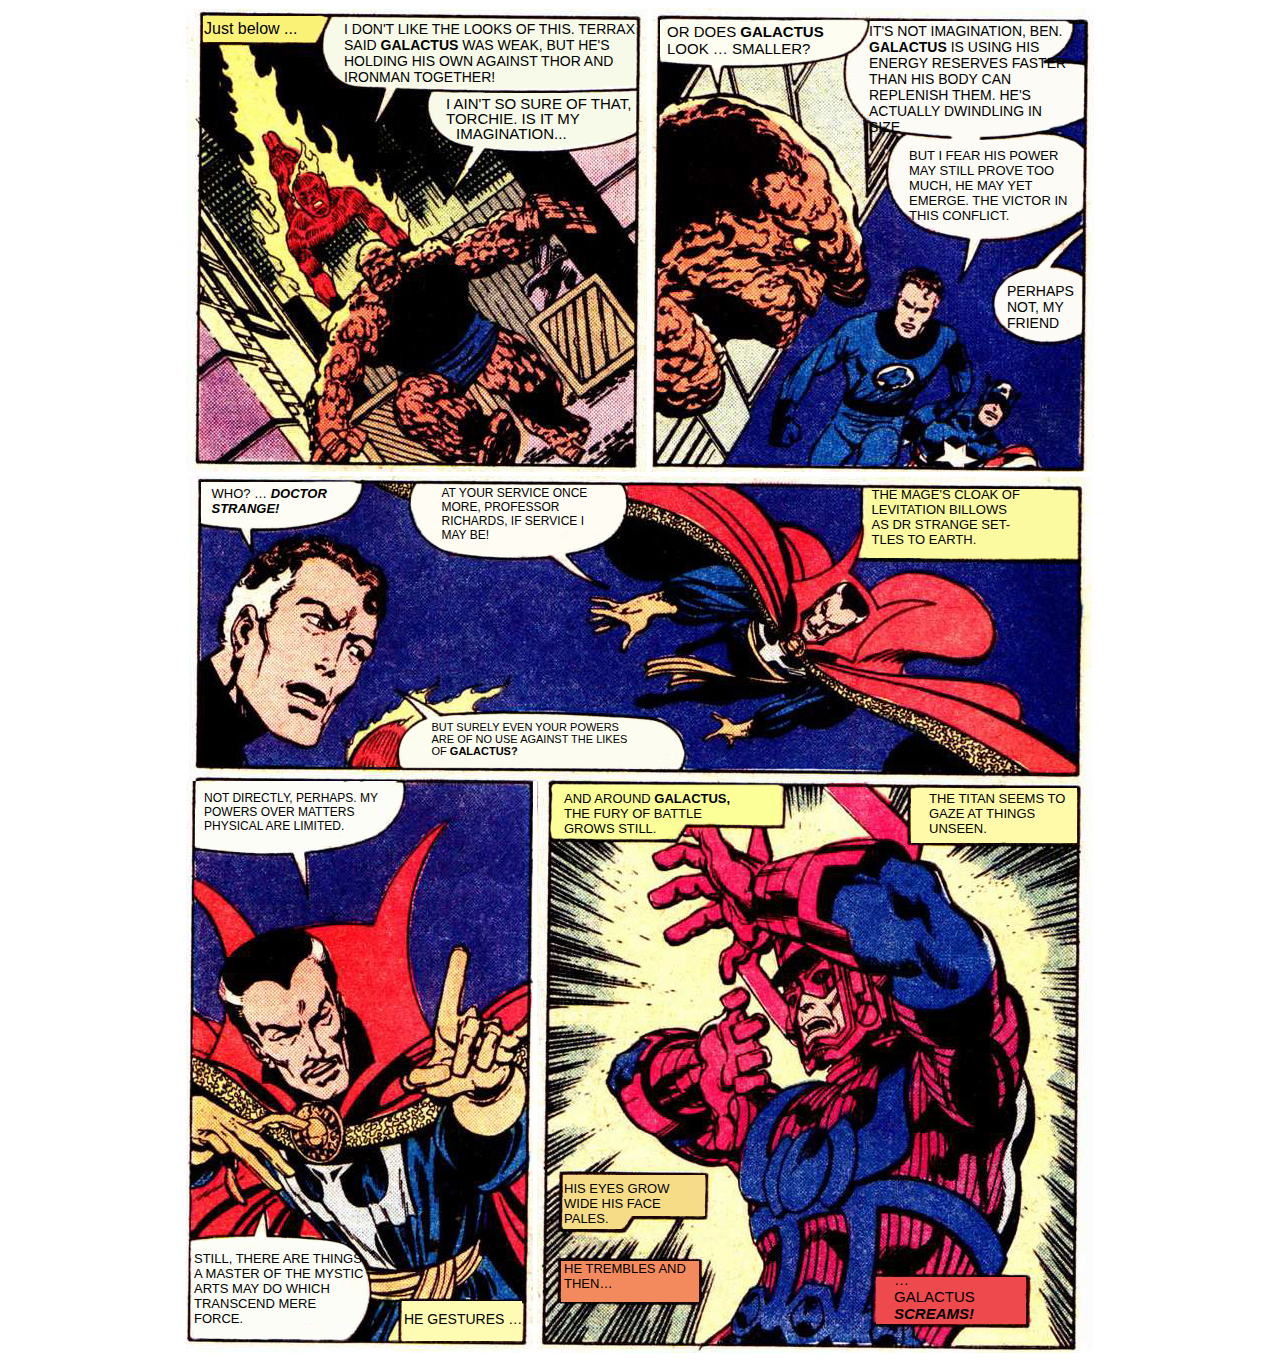
<file: html_week_1/comicPage/index.html>
<!DOCTYPE html>
<html>
<head lang="en">
        <meta charset="UTF-8">
        <title>
            Galactusbeatdown Comic
        </title>
        <link rel="stylesheet" href="index.css" >

</head>

<body>
    <div class="row">
        <img src="panel1.jpg" alt="The first panel of the comic page.">
        <img src="panel2.jpg" alt="The second panel of the comic page.">
        <span id="bubble1" class=""bubbles">
            Just below ...
        </span>
        <span id="bubble2" class="bubbles">
            I don't like the looks of this. Terrax said <strong>Galactus</strong> was weak,
            But He's holding his own against Thor and Ironman together!
        </span>

        <span id="bubble3" class="bubbles">
            I ain't so sure of that, Torchie. Is it my <div class = 'bump bump10'>imagination...</div>
        </span>
        <span id="bubble4" class="bubbles">
            Or does <strong>Galactus</strong> look &#8230; smaller?
        </span>
        <span id="bubble5" class="bubbles">
            It's not imagination, Ben. <strong>Galactus</strong> is
            using his energy reserves faster than his
            body can replenish them.
            He's actually dwindling
            in size
        </span>
        <span id="bubble6" class="bubbles">
            But I fear his power may still
            prove too much, he
            may yet emerge. The
            Victor in this
            conflict.
        </span>
        <span id="bubble7" class="bubbles">
            Perhaps
            not, my
            friend
        </span>
    </div>

    <div class="row" id="panel3">
        <img src="panel3.jpg" alt="The second row of the comic page.">

        <span id="bubble8" class="bubbles">
           Who? &#8230; <strong><i>Doctor Strange!</i></strong>
        </span>
        <span id="bubble9" class="bubbles">
            At Your Service Once
            More, Professor
            Richards, If Service
            I may be!
        </span>
        <span id="bubble10" class="bubbles">
            The Mage's cloak of
            Levitation billows as
            Dr Strange set-
            tles to earth.
        </span>
        <span id="bubble11" class="bubbles">
            But surely even your
            powers are of no use against
            the likes of <strong>Galactus?</strong>
        </span>
    </div>


    <div class="row" id="row3">
        <img src="panel4.jpg" alt="The fourth panel of the comic page">
        <img src="panel5.jpg" alt="The fith panel of the comic page">
        <span id="bubble12" class="bubbles">
            Not directly, perhaps.
            My powers over
            matters physical
            are limited.
        </span>
        <span id="bubble13" class="bubbles">
            And Around <strong>Galactus,</strong>
            The fury of battle
            grows still.
        </span>

        <span id="bubble14" class="bubbles">
            The titan seems
            to gaze at
            things unseen.
        </span>

        <span id="bubble15" class="bubbles">
            Still, there are
            things a master
            of the mystic
            arts may do which
            transcend mere
            force.
        </span>

        <span id="bubble16" class="bubbles">
            He gestures &#8230;
        </span>

        <span id="bubble17" class="bubbles">
            His eyes grow
            wide his face
            pales.
        </span>

        <span id="bubble18" class="bubbles">
            He trembles
            and then&#8230;
        </span>

        <span id="bubble19" class="bubbles">
            &#8230; Galactus
            <strong><i>Screams!</i></strong>
        </span>
    </div>

</body>
</html>
</file>
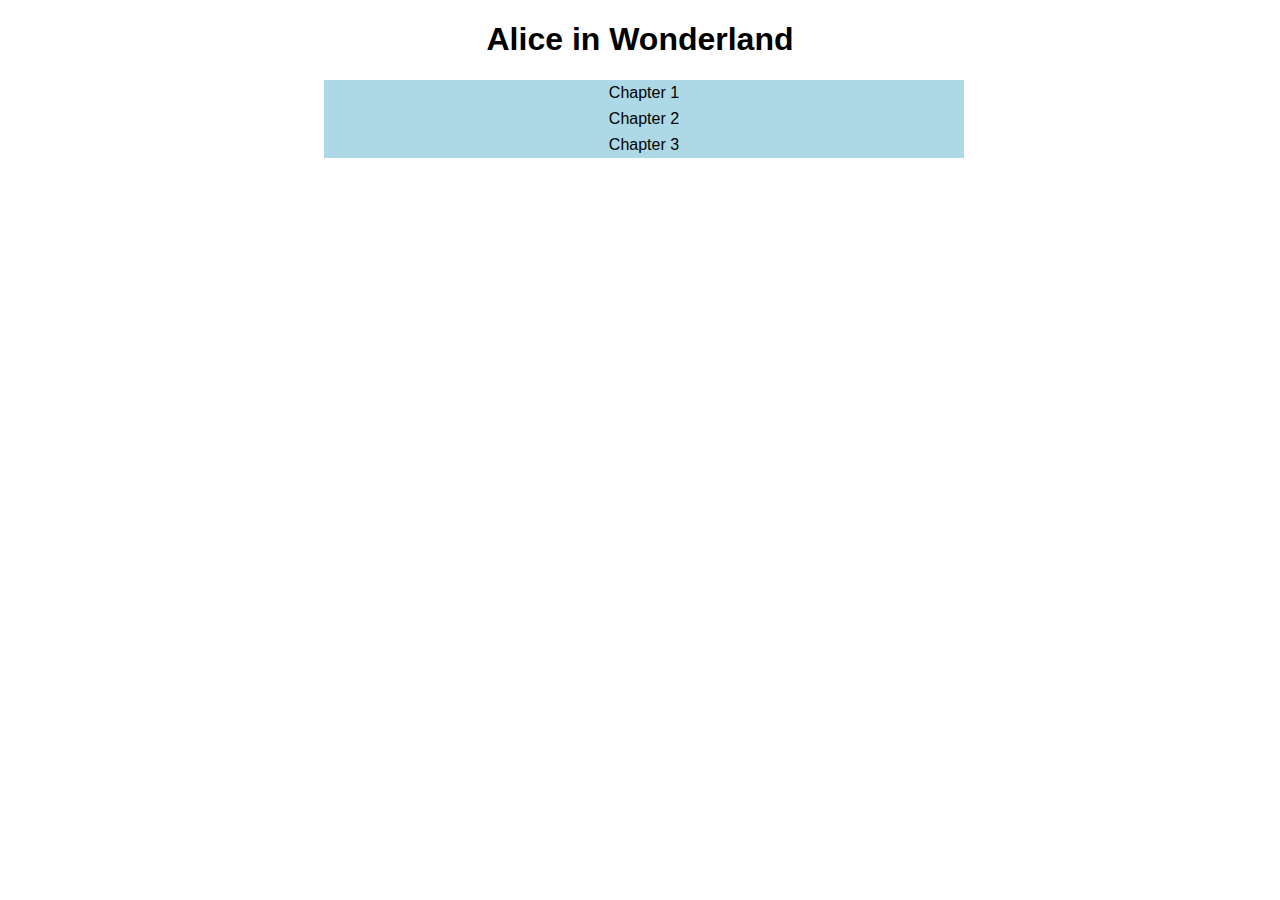
<file: html_week_1/markupChapter/index.html>
<!DOCTYPE html>
<html>
<head>
    <title>
        Alice In Wonderland
    </title>
    <link rel="stylesheet" href="toc.css">
</head>
<body>
<h1>
    Alice in Wonderland
</h1>

<ul>
    <li>
        <a href="chapter1.html">Chapter 1</a>
        <a href="chapter2.html">Chapter 2</a>
        <a href="chapter3.html">Chapter 3</a>
    </li>

</ul>
</body>
</html>
</file>
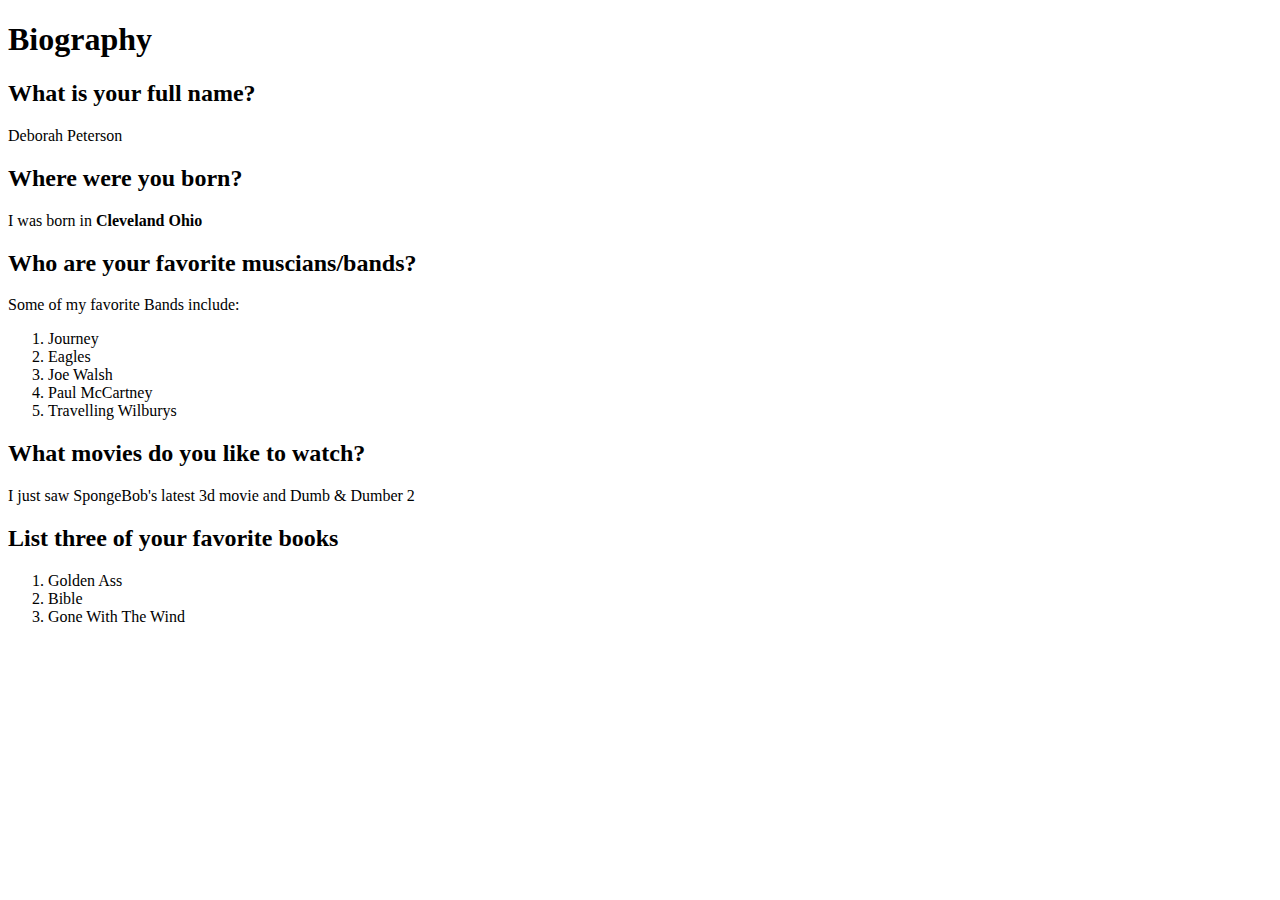
<file: html_week_1/Questionaire/index.html>
<!DOCTYPE html>
<html>
<head lang="en">
    <meta charset="UTF-8">
    <title>Questionaire</title>
</head>
<body>
    <h1> Biography
    </h1>
    <h2>
        What is your full name?
    </h2>
        <p> Deborah Peterson </p>
    <h2> Where were you born?</h2>
        <p>I was born in <strong> Cleveland Ohio</strong></p>
    <h2> Who are your favorite muscians/bands?</h2>
        <p>Some of my favorite Bands include:
            <ol> <li>Journey</li>
                 <li>Eagles</li>
                 <li>Joe Walsh</li>
                 <li>Paul McCartney</li>
                 <li>Travelling Wilburys </li>
            </ol>
    </p>
    <h2> What movies do you like to watch?</h2>
        <p> I just saw SpongeBob's latest 3d movie and Dumb & Dumber 2</p>
    <h2> List three of your favorite books </h2>
        <ol>
            <li>Golden Ass</li>
            <li>Bible</li>
            <li>Gone With The Wind</li>
        </ol>

</body>
</html>
</file>
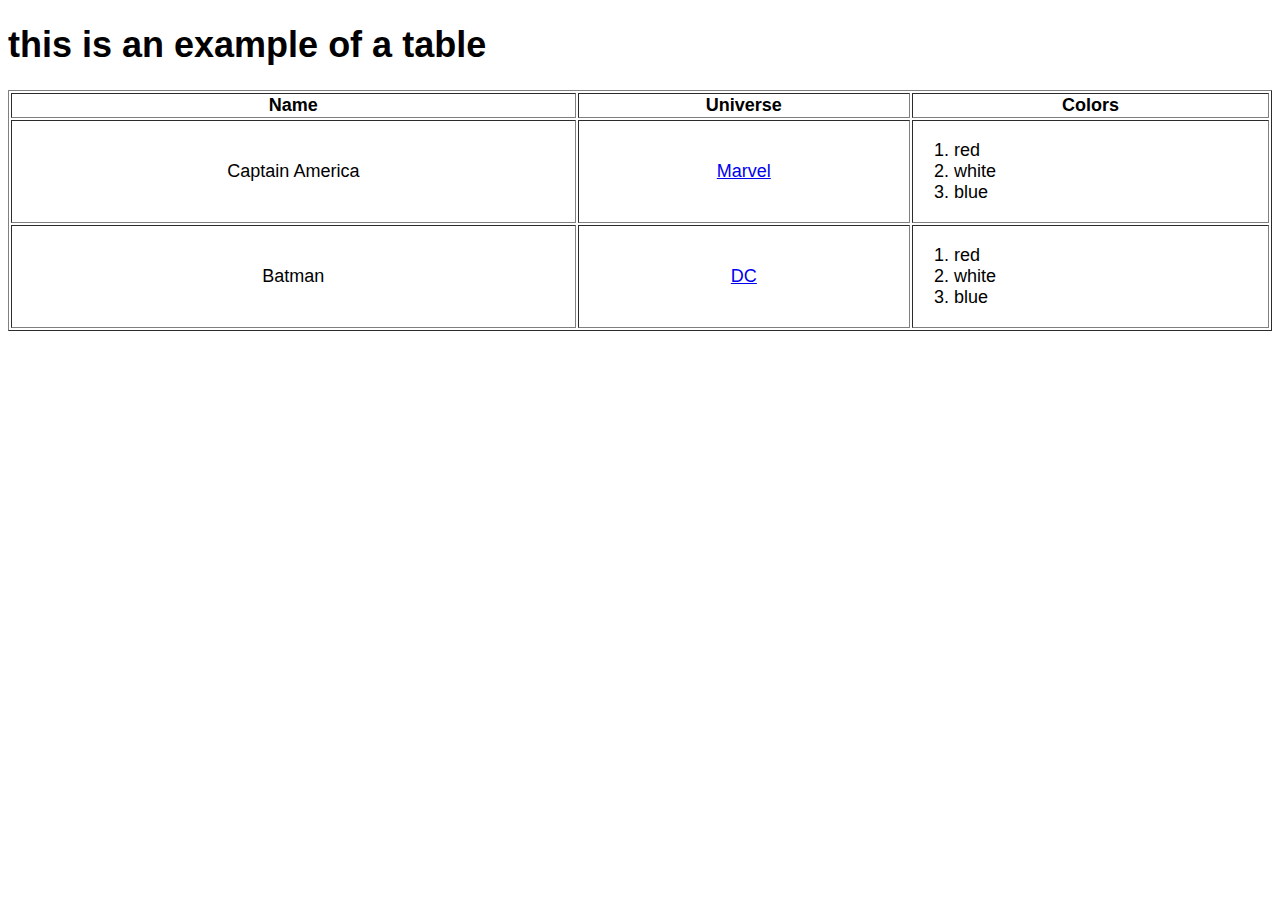
<file: html_week_1/Tables/index.html>
<!DOCTYPE html>
<html>
    <head>
        <title>
            A Table Example
        </title>
        <link rel="stylesheet" href="index.css" />
</head>
<body>
    <h1>
        this is an example of a table
    </h1>
        <table border="1" width="100%">
            <thead>
            <tr>
                <th>Name</th>
                <th>Universe</th>
                <th>Colors</th>
            </tr>
            </thead>
            <tbody>
                <tr>
                    <td align="center">
                        Captain America
                    </td>
                    <td align="center" >
                        <a href="http://www.marvel.com" target = "_blank">Marvel</a></td>
                    </td>
                    <td>
                        <ol>
                            <li>red</li>
                            <li>white</li>
                            <li>blue</li>
                        </ol>
                    </td>

                </tr>
                <td align="center">
                    Batman
                </td>
                <td align="center" >
                    <a href="http://www.DCcomics.com" target = "_blank">DC</a></td>
                </td>
                <td>
                    <ol>
                        <li>red</li>
                        <li>white</li>
                        <li>blue</li>
                    </ol>
                </td>
                </tbody>
        </table>

</body>
</html>
</file>
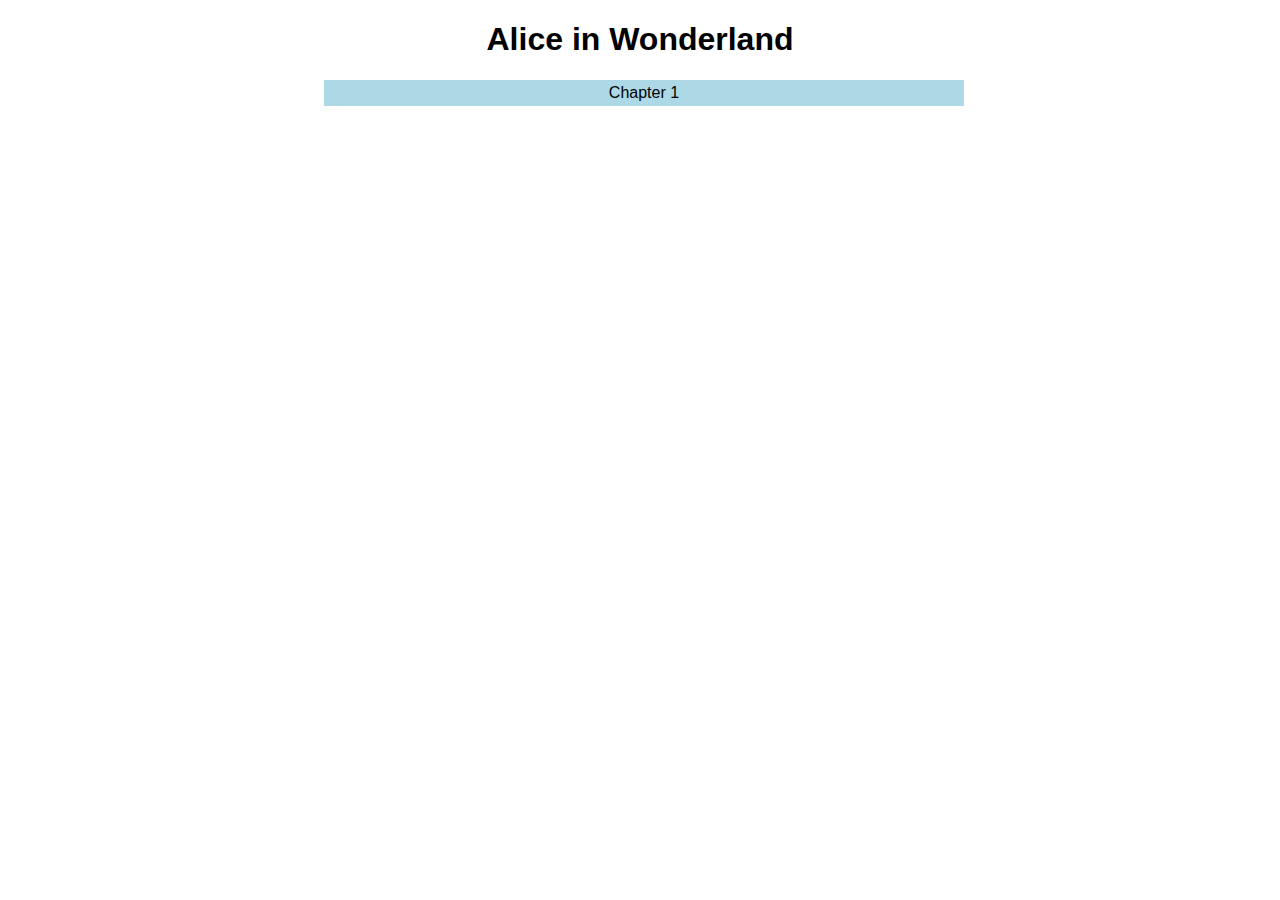
<file: html_week_1/work/markupChapter/index.html>
<!DOCTYPE html>
<html>
	<head>
		<title>
			Alice
		</title>
		<link rel="stylesheet" href="toc.css">
	</head>
	<body>
		<h1>
			Alice in Wonderland
		</h1>
		<ul>
			<li>
				<a href="chapter1.html">Chapter 1</a>
			</li>

		</ul>
	</body>
</html>
</file>
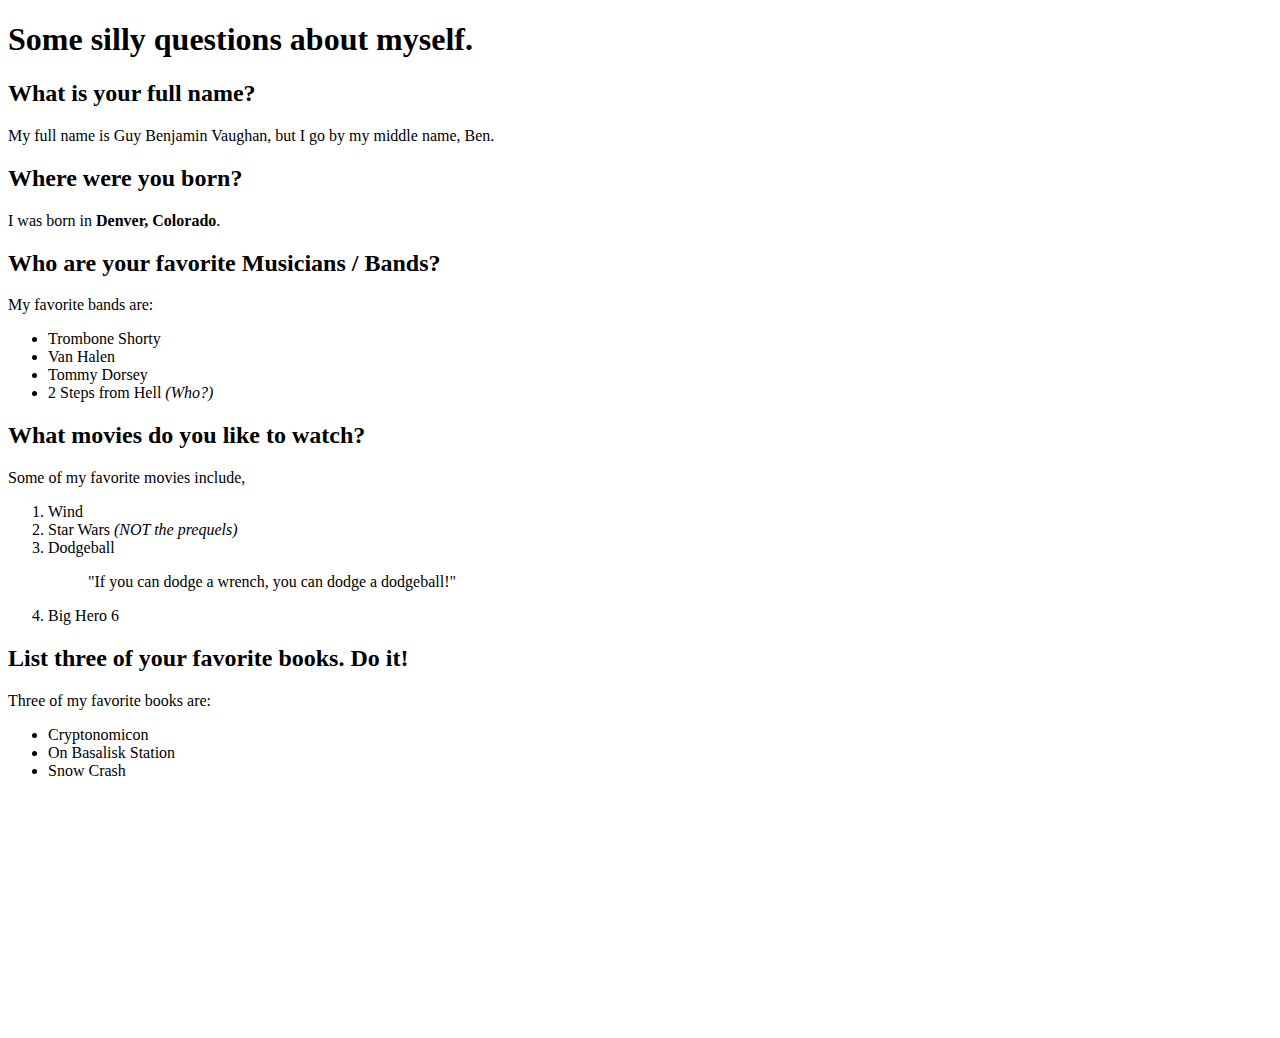
<file: html_week_1/work/Questionaire/index.html>
<!DOCTYPE html>
<html>
	<head>
		<title>
			My Little Questionaire
		</title>
	</head>
	<body>
		<h1>
			Some silly questions about myself.
		</h1>

		<h2>
			What is your full name?
		</h2>
		<p>
			My full name is Guy Benjamin Vaughan, but I go by my middle name, Ben.
		</p>
		<h2>
			Where were you born?
		</h2>
		<p>
			I was born in <strong>Denver, Colorado</strong>.
		</p>

		<h2>
			Who are your favorite Musicians / Bands?
		</h2>
		<p>
			My favorite bands are:
			<ul>
				<li>
					Trombone Shorty
				</li>
				<li>
					Van Halen
				</li>
				<li>
					Tommy Dorsey
				</li>
				<li>
					2 Steps from Hell <em>(Who?)</em>
				</li>
			</ul>
		</p>
		<h2>
			What movies do you like to watch?
		</h2>
		<p>
			Some of my favorite movies include,
			<ol>
				<li>
					Wind
				</li>
				<li>
					Star Wars <em>(NOT the prequels)</em>
				</li>
				<li>
					Dodgeball
					<blockquote cite="Patches O'Hoolihan">
						"If you can dodge a wrench, you can dodge a dodgeball!"
					</blockquote>
				</li>
				<li>
					Big Hero 6
				</li>
			</ol>
		</p>
		<h2>
			List three of your favorite books.  Do it!
		</h2>
		<p>
			Three of my favorite books are:
			<ul>
				<li>
					Cryptonomicon
				</li>
				<li>
					On Basalisk Station
				</li>
				<li>
					Snow Crash
				</li>
			</ul>
		</p>

		<br><br><br><br><br><br><br><br><br><br><br><br><br>
			



















	</body>
</html>
</file>
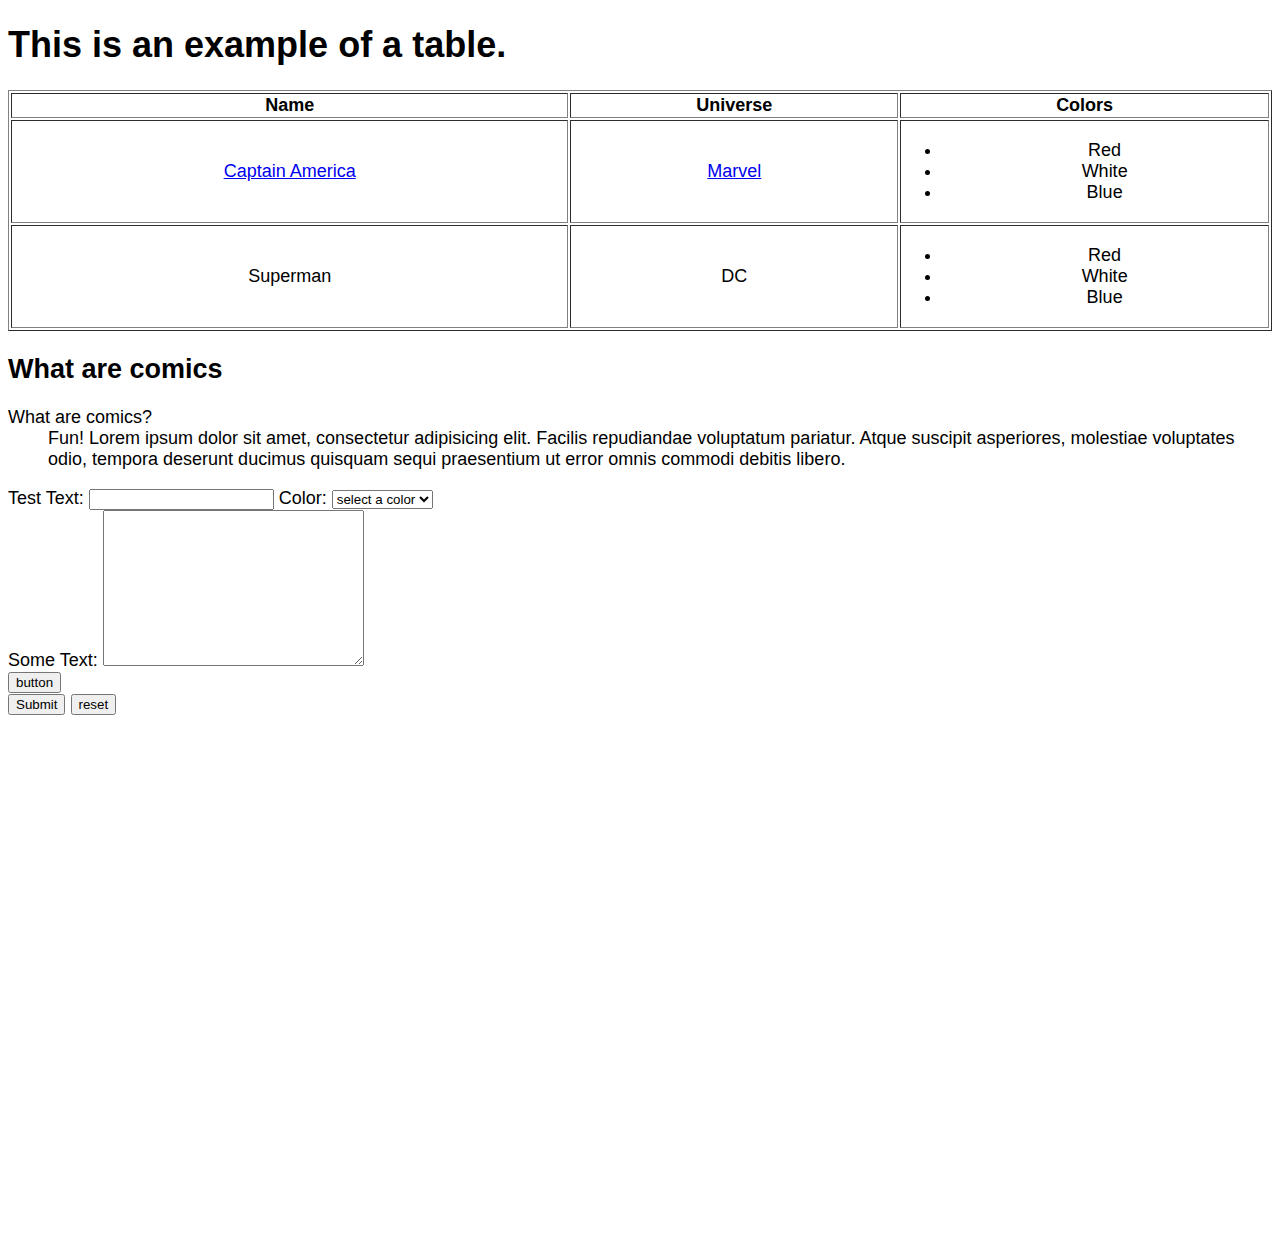
<file: html_week_1/work/tables/index.html>
<!DOCTYPE html>
<html>
	<head>
		<title>
			A Table Example
		</title>
		<link rel="stylesheet" href="index.css" />
	</head>
	<body>
		<h1>
			This is an example of a table.
		</h1>
		<table border="1" width="100%">
			<thead>
				<tr>
					<th align='center'>Name</th>
					<th align='center'>Universe</th>
					<th align='center'>Colors</th>
				</tr>
			</thead>
			<tbody>
				<tr>
					<td align="center"><a href="../Questionaire/index.html">Captain America</a></td>
					<td align='center'><a href="http://www.marvel.com"  target="_blank">Marvel</a></td>
					<td align='center'>
						<ul>
							<li>
								Red
							</li>
							<li>White</li>
							<li>Blue</li>
						</ul>
					</td>
				</tr>
				<tr>
					<td align='center'>
						Superman
					</td>
					<td align='center'>
						DC
					</td>
					<td align='center'>
						<ul>
							<li>
								Red
							</li>
							<li>
								White
							</li>
							<li>
								Blue
							</li>
						</ul>
					</td>
				</tr>
			</tbody>
		</table>

		<h2>
			What are comics
		</h2>

		<dl>
			<dt>
				What are comics?
			</dt>
			<dd>
				Fun!
				Lorem ipsum dolor sit amet, consectetur adipisicing elit. Facilis repudiandae voluptatum pariatur. Atque suscipit asperiores, molestiae voluptates odio, tempora deserunt ducimus quisquam sequi praesentium ut error omnis commodi debitis libero.
			</dd>
		</dl>
		<form method="post" action="test.html">
			<label for="testText">Test Text:</label>
			<input type="text" name="testText" id="testText" tabindex="1">
			<label for="testSelect">Color: </label>
			<select name="testSelect" id="testSelect" required tabindex="3">
				<option value="">select a color</option>
				<option value="red">Red</option>
				<option value="blue">Blue</option>
			</select>
			<div>
				<label for="testTextArea">Some Text:</label>
				<textarea name="testTextArea" id="testTextArea" cols="30" rows="10" tabindex="2"></textarea>
			</div>
			<div>
				<input type="submit" value="button" />
			</div>
			<button type="submit">
				Submit
			</button>
			<button type="reset">reset</button>
		</form>
		<br>
		<br>
		<br>
		<br>
		<br>
		<br>
		<br>
		<br>
		<br>
		<br>
		<br>
		<br>
		<br>
		<br>
		<br>
		<br>
		<br>
		<br>
		<br>
		<br>
		<br>
		<br>
		<br>
		<br>
		<br>

	</body>
</html>
</file>
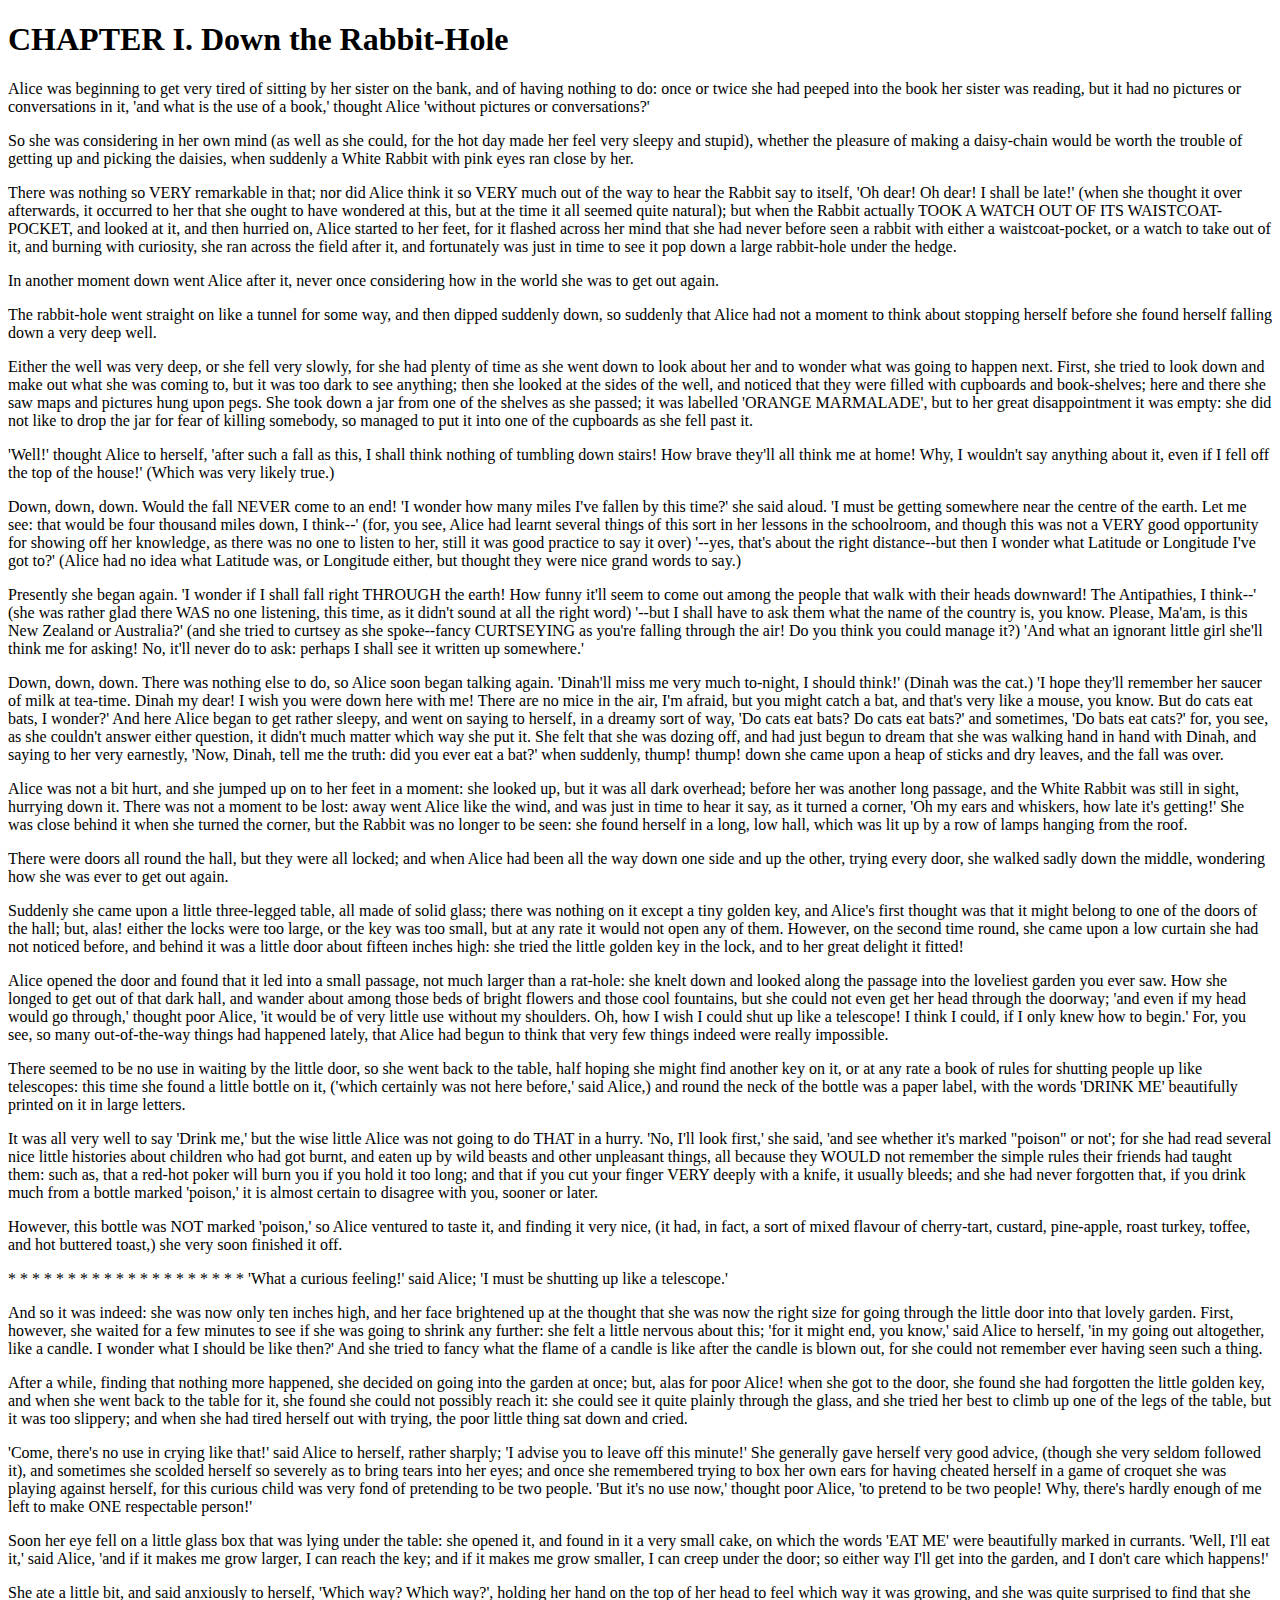
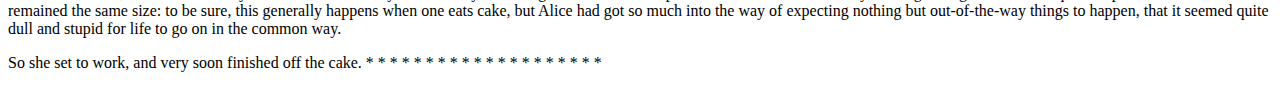
<file: html_week_1/markupChapter/chapter1.html>
<!DOCTYPE html>
<html>
<head lang="en">
    <meta charset="UTF-8">
    <title>CHAPTER I. Down the Rabbit-Hole</title>
</head>
<body>

<h1>CHAPTER I. Down the Rabbit-Hole</h1>
<p>Alice was beginning to get very tired of sitting by her sister on the
bank, and of having nothing to do: once or twice she had peeped into the
book her sister was reading, but it had no pictures or conversations in
it, 'and what is the use of a book,' thought Alice 'without pictures or
conversations?'
</p>
<p>
So she was considering in her own mind (as well as she could, for the
hot day made her feel very sleepy and stupid), whether the pleasure
of making a daisy-chain would be worth the trouble of getting up and
picking the daisies, when suddenly a White Rabbit with pink eyes ran
close by her.
</p>
<p>
There was nothing so VERY remarkable in that; nor did Alice think it so
VERY much out of the way to hear the Rabbit say to itself, 'Oh dear!
Oh dear! I shall be late!' (when she thought it over afterwards, it
occurred to her that she ought to have wondered at this, but at the time
it all seemed quite natural); but when the Rabbit actually TOOK A WATCH
OUT OF ITS WAISTCOAT-POCKET, and looked at it, and then hurried on,
Alice started to her feet, for it flashed across her mind that she had
never before seen a rabbit with either a waistcoat-pocket, or a watch
to take out of it, and burning with curiosity, she ran across the field
after it, and fortunately was just in time to see it pop down a large
rabbit-hole under the hedge.
</p>
<p>
In another moment down went Alice after it, never once considering how
in the world she was to get out again.
</p>
<p>
The rabbit-hole went straight on like a tunnel for some way, and then
dipped suddenly down, so suddenly that Alice had not a moment to think
about stopping herself before she found herself falling down a very deep
well.
</p>
<p>
Either the well was very deep, or she fell very slowly, for she had
plenty of time as she went down to look about her and to wonder what was
going to happen next. First, she tried to look down and make out what
she was coming to, but it was too dark to see anything; then she
looked at the sides of the well, and noticed that they were filled with
cupboards and book-shelves; here and there she saw maps and pictures
hung upon pegs. She took down a jar from one of the shelves as
she passed; it was labelled 'ORANGE MARMALADE', but to her great
disappointment it was empty: she did not like to drop the jar for fear
of killing somebody, so managed to put it into one of the cupboards as
she fell past it.
</p>
<p>
'Well!' thought Alice to herself, 'after such a fall as this, I shall
think nothing of tumbling down stairs! How brave they'll all think me at
home! Why, I wouldn't say anything about it, even if I fell off the top
of the house!' (Which was very likely true.)
</p>
<p>
Down, down, down. Would the fall NEVER come to an end! 'I wonder how
many miles I've fallen by this time?' she said aloud. 'I must be getting
somewhere near the centre of the earth. Let me see: that would be four
thousand miles down, I think--' (for, you see, Alice had learnt several
things of this sort in her lessons in the schoolroom, and though this
was not a VERY good opportunity for showing off her knowledge, as there
was no one to listen to her, still it was good practice to say it over)
'--yes, that's about the right distance--but then I wonder what Latitude
or Longitude I've got to?' (Alice had no idea what Latitude was, or
Longitude either, but thought they were nice grand words to say.)
</p>
<p>
Presently she began again. 'I wonder if I shall fall right THROUGH the
earth! How funny it'll seem to come out among the people that walk with
their heads downward! The Antipathies, I think--' (she was rather glad
there WAS no one listening, this time, as it didn't sound at all the
right word) '--but I shall have to ask them what the name of the country
is, you know. Please, Ma'am, is this New Zealand or Australia?' (and
she tried to curtsey as she spoke--fancy CURTSEYING as you're falling
through the air! Do you think you could manage it?) 'And what an
ignorant little girl she'll think me for asking! No, it'll never do to
ask: perhaps I shall see it written up somewhere.'
</p>
<p>
Down, down, down. There was nothing else to do, so Alice soon began
talking again. 'Dinah'll miss me very much to-night, I should think!'
(Dinah was the cat.) 'I hope they'll remember her saucer of milk at
tea-time. Dinah my dear! I wish you were down here with me! There are no
mice in the air, I'm afraid, but you might catch a bat, and that's very
like a mouse, you know. But do cats eat bats, I wonder?' And here Alice
began to get rather sleepy, and went on saying to herself, in a dreamy
sort of way, 'Do cats eat bats? Do cats eat bats?' and sometimes, 'Do
bats eat cats?' for, you see, as she couldn't answer either question,
it didn't much matter which way she put it. She felt that she was dozing
off, and had just begun to dream that she was walking hand in hand with
Dinah, and saying to her very earnestly, 'Now, Dinah, tell me the truth:
did you ever eat a bat?' when suddenly, thump! thump! down she came upon
a heap of sticks and dry leaves, and the fall was over.
</p>
<p>
Alice was not a bit hurt, and she jumped up on to her feet in a moment:
she looked up, but it was all dark overhead; before her was another
long passage, and the White Rabbit was still in sight, hurrying down it.
There was not a moment to be lost: away went Alice like the wind, and
was just in time to hear it say, as it turned a corner, 'Oh my ears
and whiskers, how late it's getting!' She was close behind it when she
turned the corner, but the Rabbit was no longer to be seen: she found
herself in a long, low hall, which was lit up by a row of lamps hanging
from the roof.
</p>
<p>
There were doors all round the hall, but they were all locked; and when
Alice had been all the way down one side and up the other, trying every
door, she walked sadly down the middle, wondering how she was ever to
get out again.
</p>
<p>
Suddenly she came upon a little three-legged table, all made of solid
glass; there was nothing on it except a tiny golden key, and Alice's
first thought was that it might belong to one of the doors of the hall;
but, alas! either the locks were too large, or the key was too small,
but at any rate it would not open any of them. However, on the second
time round, she came upon a low curtain she had not noticed before, and
behind it was a little door about fifteen inches high: she tried the
little golden key in the lock, and to her great delight it fitted!
</p>
<p>
Alice opened the door and found that it led into a small passage, not
much larger than a rat-hole: she knelt down and looked along the passage
into the loveliest garden you ever saw. How she longed to get out of
that dark hall, and wander about among those beds of bright flowers and
those cool fountains, but she could not even get her head through the
doorway; 'and even if my head would go through,' thought poor Alice, 'it
would be of very little use without my shoulders. Oh, how I wish I could
shut up like a telescope! I think I could, if I only knew how to begin.'
For, you see, so many out-of-the-way things had happened lately,
that Alice had begun to think that very few things indeed were really
impossible.
</p>
<p>
There seemed to be no use in waiting by the little door, so she went
back to the table, half hoping she might find another key on it, or at
any rate a book of rules for shutting people up like telescopes: this
time she found a little bottle on it, ('which certainly was not here
before,' said Alice,) and round the neck of the bottle was a paper
label, with the words 'DRINK ME' beautifully printed on it in large
letters.
</p>
<p>
It was all very well to say 'Drink me,' but the wise little Alice was
not going to do THAT in a hurry. 'No, I'll look first,' she said, 'and
see whether it's marked "poison" or not'; for she had read several nice
little histories about children who had got burnt, and eaten up by wild
beasts and other unpleasant things, all because they WOULD not remember
the simple rules their friends had taught them: such as, that a red-hot
poker will burn you if you hold it too long; and that if you cut your
finger VERY deeply with a knife, it usually bleeds; and she had never
forgotten that, if you drink much from a bottle marked 'poison,' it is
almost certain to disagree with you, sooner or later.
</p>
<p>
However, this bottle was NOT marked 'poison,' so Alice ventured to taste
it, and finding it very nice, (it had, in fact, a sort of mixed flavour
of cherry-tart, custard, pine-apple, roast turkey, toffee, and hot
buttered toast,) she very soon finished it off.
</p>
<p>
*    *    *    *    *    *    *

*    *    *    *    *    *

*    *    *    *    *    *    *

'What a curious feeling!' said Alice; 'I must be shutting up like a
telescope.'
</p>
<p>
And so it was indeed: she was now only ten inches high, and her face
brightened up at the thought that she was now the right size for going
through the little door into that lovely garden. First, however, she
waited for a few minutes to see if she was going to shrink any further:
she felt a little nervous about this; 'for it might end, you know,' said
Alice to herself, 'in my going out altogether, like a candle. I wonder
what I should be like then?' And she tried to fancy what the flame of a
candle is like after the candle is blown out, for she could not remember
ever having seen such a thing.
</p>
<p>
After a while, finding that nothing more happened, she decided on going
into the garden at once; but, alas for poor Alice! when she got to the
door, she found she had forgotten the little golden key, and when she
went back to the table for it, she found she could not possibly reach
it: she could see it quite plainly through the glass, and she tried her
best to climb up one of the legs of the table, but it was too slippery;
and when she had tired herself out with trying, the poor little thing
sat down and cried.
</p>
<p>
'Come, there's no use in crying like that!' said Alice to herself,
rather sharply; 'I advise you to leave off this minute!' She generally
gave herself very good advice, (though she very seldom followed it),
and sometimes she scolded herself so severely as to bring tears into
her eyes; and once she remembered trying to box her own ears for having
cheated herself in a game of croquet she was playing against herself,
for this curious child was very fond of pretending to be two people.
'But it's no use now,' thought poor Alice, 'to pretend to be two people!
Why, there's hardly enough of me left to make ONE respectable person!'
</p>
<p>
Soon her eye fell on a little glass box that was lying under the table:
she opened it, and found in it a very small cake, on which the words
'EAT ME' were beautifully marked in currants. 'Well, I'll eat it,' said
Alice, 'and if it makes me grow larger, I can reach the key; and if it
makes me grow smaller, I can creep under the door; so either way I'll
get into the garden, and I don't care which happens!'
</p>
<p>
She ate a little bit, and said anxiously to herself, 'Which way? Which
way?', holding her hand on the top of her head to feel which way it was
growing, and she was quite surprised to find that she remained the same
size: to be sure, this generally happens when one eats cake, but Alice
had got so much into the way of expecting nothing but out-of-the-way
things to happen, that it seemed quite dull and stupid for life to go on
in the common way.
</p>
<p>
So she set to work, and very soon finished off the cake.

*    *    *    *    *    *    *

*    *    *    *    *    *

*    *    *    *    *    *    *

</p>
</body>
</html>
</file>
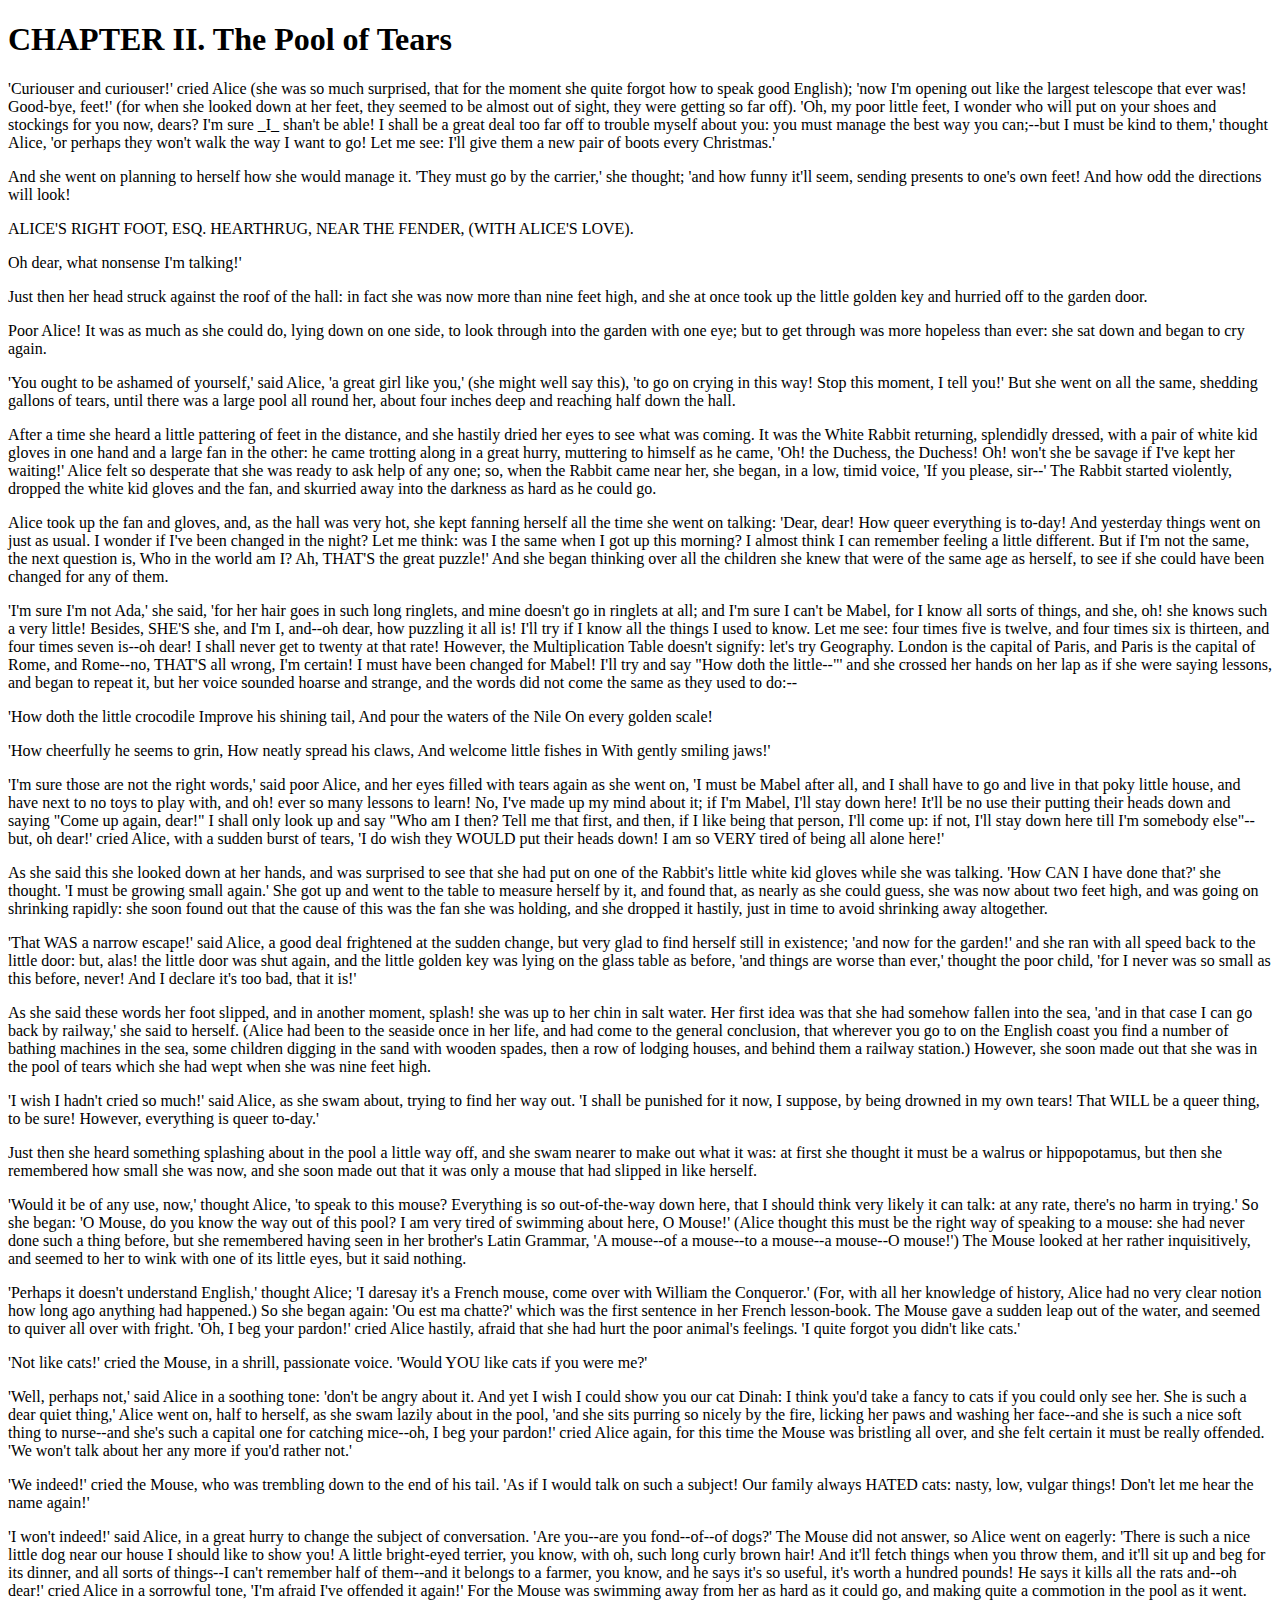
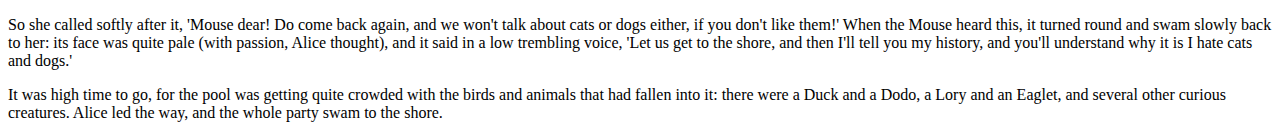
<file: html_week_1/markupChapter/chapter2.html>
<!DOCTYPE html>
<html>
<head lang="en">
    <meta charset="UTF-8">
    <title>CHAPTER II. The Pool of Tears</title>
</head>
<h1>CHAPTER II. The Pool of Tears</h1>
<body>

<p>
'Curiouser and curiouser!' cried Alice (she was so much surprised, that
for the moment she quite forgot how to speak good English); 'now I'm
opening out like the largest telescope that ever was! Good-bye, feet!'
(for when she looked down at her feet, they seemed to be almost out of
sight, they were getting so far off). 'Oh, my poor little feet, I wonder
who will put on your shoes and stockings for you now, dears? I'm sure
_I_ shan't be able! I shall be a great deal too far off to trouble
myself about you: you must manage the best way you can;--but I must be
kind to them,' thought Alice, 'or perhaps they won't walk the way I want
to go! Let me see: I'll give them a new pair of boots every Christmas.'
</p>
<p>
And she went on planning to herself how she would manage it. 'They must
go by the carrier,' she thought; 'and how funny it'll seem, sending
presents to one's own feet! And how odd the directions will look!
</p>
<p>
ALICE'S RIGHT FOOT, ESQ.
HEARTHRUG,
NEAR THE FENDER,
(WITH ALICE'S LOVE).
</p>
<p>
Oh dear, what nonsense I'm talking!'
</p>
<p>
Just then her head struck against the roof of the hall: in fact she was
now more than nine feet high, and she at once took up the little golden
key and hurried off to the garden door.
</p>
<p>
Poor Alice! It was as much as she could do, lying down on one side, to
look through into the garden with one eye; but to get through was more
hopeless than ever: she sat down and began to cry again.
</p>
<p>
'You ought to be ashamed of yourself,' said Alice, 'a great girl like
you,' (she might well say this), 'to go on crying in this way! Stop this
moment, I tell you!' But she went on all the same, shedding gallons of
tears, until there was a large pool all round her, about four inches
deep and reaching half down the hall.
</p>
<p>
After a time she heard a little pattering of feet in the distance, and
she hastily dried her eyes to see what was coming. It was the White
Rabbit returning, splendidly dressed, with a pair of white kid gloves in
one hand and a large fan in the other: he came trotting along in a great
hurry, muttering to himself as he came, 'Oh! the Duchess, the Duchess!
Oh! won't she be savage if I've kept her waiting!' Alice felt so
desperate that she was ready to ask help of any one; so, when the Rabbit
came near her, she began, in a low, timid voice, 'If you please, sir--'
The Rabbit started violently, dropped the white kid gloves and the fan,
and skurried away into the darkness as hard as he could go.
</p>
<p>
Alice took up the fan and gloves, and, as the hall was very hot, she
kept fanning herself all the time she went on talking: 'Dear, dear! How
queer everything is to-day! And yesterday things went on just as usual.
I wonder if I've been changed in the night? Let me think: was I the
same when I got up this morning? I almost think I can remember feeling a
little different. But if I'm not the same, the next question is, Who
in the world am I? Ah, THAT'S the great puzzle!' And she began thinking
over all the children she knew that were of the same age as herself, to
see if she could have been changed for any of them.
</p>
<p>
'I'm sure I'm not Ada,' she said, 'for her hair goes in such long
ringlets, and mine doesn't go in ringlets at all; and I'm sure I can't
be Mabel, for I know all sorts of things, and she, oh! she knows such a
very little! Besides, SHE'S she, and I'm I, and--oh dear, how puzzling
it all is! I'll try if I know all the things I used to know. Let me
see: four times five is twelve, and four times six is thirteen, and
four times seven is--oh dear! I shall never get to twenty at that rate!
However, the Multiplication Table doesn't signify: let's try Geography.
London is the capital of Paris, and Paris is the capital of Rome, and
Rome--no, THAT'S all wrong, I'm certain! I must have been changed for
Mabel! I'll try and say "How doth the little--"' and she crossed her
hands on her lap as if she were saying lessons, and began to repeat it,
but her voice sounded hoarse and strange, and the words did not come the
same as they used to do:--
</p>
<p>
'How doth the little crocodile
Improve his shining tail,
And pour the waters of the Nile
On every golden scale!
</p>
<p>
'How cheerfully he seems to grin,
How neatly spread his claws,
And welcome little fishes in
With gently smiling jaws!'
</p>
<p>
'I'm sure those are not the right words,' said poor Alice, and her eyes
filled with tears again as she went on, 'I must be Mabel after all, and
I shall have to go and live in that poky little house, and have next to
no toys to play with, and oh! ever so many lessons to learn! No, I've
made up my mind about it; if I'm Mabel, I'll stay down here! It'll be no
use their putting their heads down and saying "Come up again, dear!" I
shall only look up and say "Who am I then? Tell me that first, and then,
if I like being that person, I'll come up: if not, I'll stay down here
till I'm somebody else"--but, oh dear!' cried Alice, with a sudden burst
of tears, 'I do wish they WOULD put their heads down! I am so VERY tired
of being all alone here!'
</p>
<p>
As she said this she looked down at her hands, and was surprised to see
that she had put on one of the Rabbit's little white kid gloves while
she was talking. 'How CAN I have done that?' she thought. 'I must
be growing small again.' She got up and went to the table to measure
herself by it, and found that, as nearly as she could guess, she was now
about two feet high, and was going on shrinking rapidly: she soon found
out that the cause of this was the fan she was holding, and she dropped
it hastily, just in time to avoid shrinking away altogether.
</p>
<p>
'That WAS a narrow escape!' said Alice, a good deal frightened at the
sudden change, but very glad to find herself still in existence; 'and
now for the garden!' and she ran with all speed back to the little door:
but, alas! the little door was shut again, and the little golden key was
lying on the glass table as before, 'and things are worse than ever,'
thought the poor child, 'for I never was so small as this before, never!
And I declare it's too bad, that it is!'
</p>
<p>
As she said these words her foot slipped, and in another moment, splash!
she was up to her chin in salt water. Her first idea was that she
had somehow fallen into the sea, 'and in that case I can go back by
railway,' she said to herself. (Alice had been to the seaside once in
her life, and had come to the general conclusion, that wherever you go
to on the English coast you find a number of bathing machines in the
sea, some children digging in the sand with wooden spades, then a row
of lodging houses, and behind them a railway station.) However, she soon
made out that she was in the pool of tears which she had wept when she
was nine feet high.
</p>
<p>
'I wish I hadn't cried so much!' said Alice, as she swam about, trying
to find her way out. 'I shall be punished for it now, I suppose, by
being drowned in my own tears! That WILL be a queer thing, to be sure!
However, everything is queer to-day.'
</p>
<p>
Just then she heard something splashing about in the pool a little way
off, and she swam nearer to make out what it was: at first she thought
it must be a walrus or hippopotamus, but then she remembered how small
she was now, and she soon made out that it was only a mouse that had
slipped in like herself.
</p>
<p>
'Would it be of any use, now,' thought Alice, 'to speak to this mouse?
Everything is so out-of-the-way down here, that I should think very
likely it can talk: at any rate, there's no harm in trying.' So she
began: 'O Mouse, do you know the way out of this pool? I am very tired
of swimming about here, O Mouse!' (Alice thought this must be the right
way of speaking to a mouse: she had never done such a thing before, but
she remembered having seen in her brother's Latin Grammar, 'A mouse--of
a mouse--to a mouse--a mouse--O mouse!') The Mouse looked at her rather
inquisitively, and seemed to her to wink with one of its little eyes,
but it said nothing.
</p>
<p>
'Perhaps it doesn't understand English,' thought Alice; 'I daresay it's
a French mouse, come over with William the Conqueror.' (For, with all
her knowledge of history, Alice had no very clear notion how long ago
anything had happened.) So she began again: 'Ou est ma chatte?' which
was the first sentence in her French lesson-book. The Mouse gave a
sudden leap out of the water, and seemed to quiver all over with fright.
'Oh, I beg your pardon!' cried Alice hastily, afraid that she had hurt
the poor animal's feelings. 'I quite forgot you didn't like cats.'
</p>
<p>
'Not like cats!' cried the Mouse, in a shrill, passionate voice. 'Would
YOU like cats if you were me?'
</p>
<p>
'Well, perhaps not,' said Alice in a soothing tone: 'don't be angry
about it. And yet I wish I could show you our cat Dinah: I think you'd
take a fancy to cats if you could only see her. She is such a dear quiet
thing,' Alice went on, half to herself, as she swam lazily about in the
pool, 'and she sits purring so nicely by the fire, licking her paws and
washing her face--and she is such a nice soft thing to nurse--and she's
such a capital one for catching mice--oh, I beg your pardon!' cried
Alice again, for this time the Mouse was bristling all over, and she
felt certain it must be really offended. 'We won't talk about her any
more if you'd rather not.'
</p>
<p>
'We indeed!' cried the Mouse, who was trembling down to the end of his
tail. 'As if I would talk on such a subject! Our family always HATED
cats: nasty, low, vulgar things! Don't let me hear the name again!'
</p>
<p>
'I won't indeed!' said Alice, in a great hurry to change the subject of
conversation. 'Are you--are you fond--of--of dogs?' The Mouse did not
answer, so Alice went on eagerly: 'There is such a nice little dog near
our house I should like to show you! A little bright-eyed terrier, you
know, with oh, such long curly brown hair! And it'll fetch things when
you throw them, and it'll sit up and beg for its dinner, and all sorts
of things--I can't remember half of them--and it belongs to a farmer,
you know, and he says it's so useful, it's worth a hundred pounds! He
says it kills all the rats and--oh dear!' cried Alice in a sorrowful
tone, 'I'm afraid I've offended it again!' For the Mouse was swimming
away from her as hard as it could go, and making quite a commotion in
the pool as it went.
</p>
<p>
So she called softly after it, 'Mouse dear! Do come back again, and we
won't talk about cats or dogs either, if you don't like them!' When the
Mouse heard this, it turned round and swam slowly back to her: its
face was quite pale (with passion, Alice thought), and it said in a low
trembling voice, 'Let us get to the shore, and then I'll tell you my
history, and you'll understand why it is I hate cats and dogs.'
</p>
<p>
It was high time to go, for the pool was getting quite crowded with the
birds and animals that had fallen into it: there were a Duck and a Dodo,
a Lory and an Eaglet, and several other curious creatures. Alice led the
way, and the whole party swam to the shore.
</p>

</body>
</html>
</file>
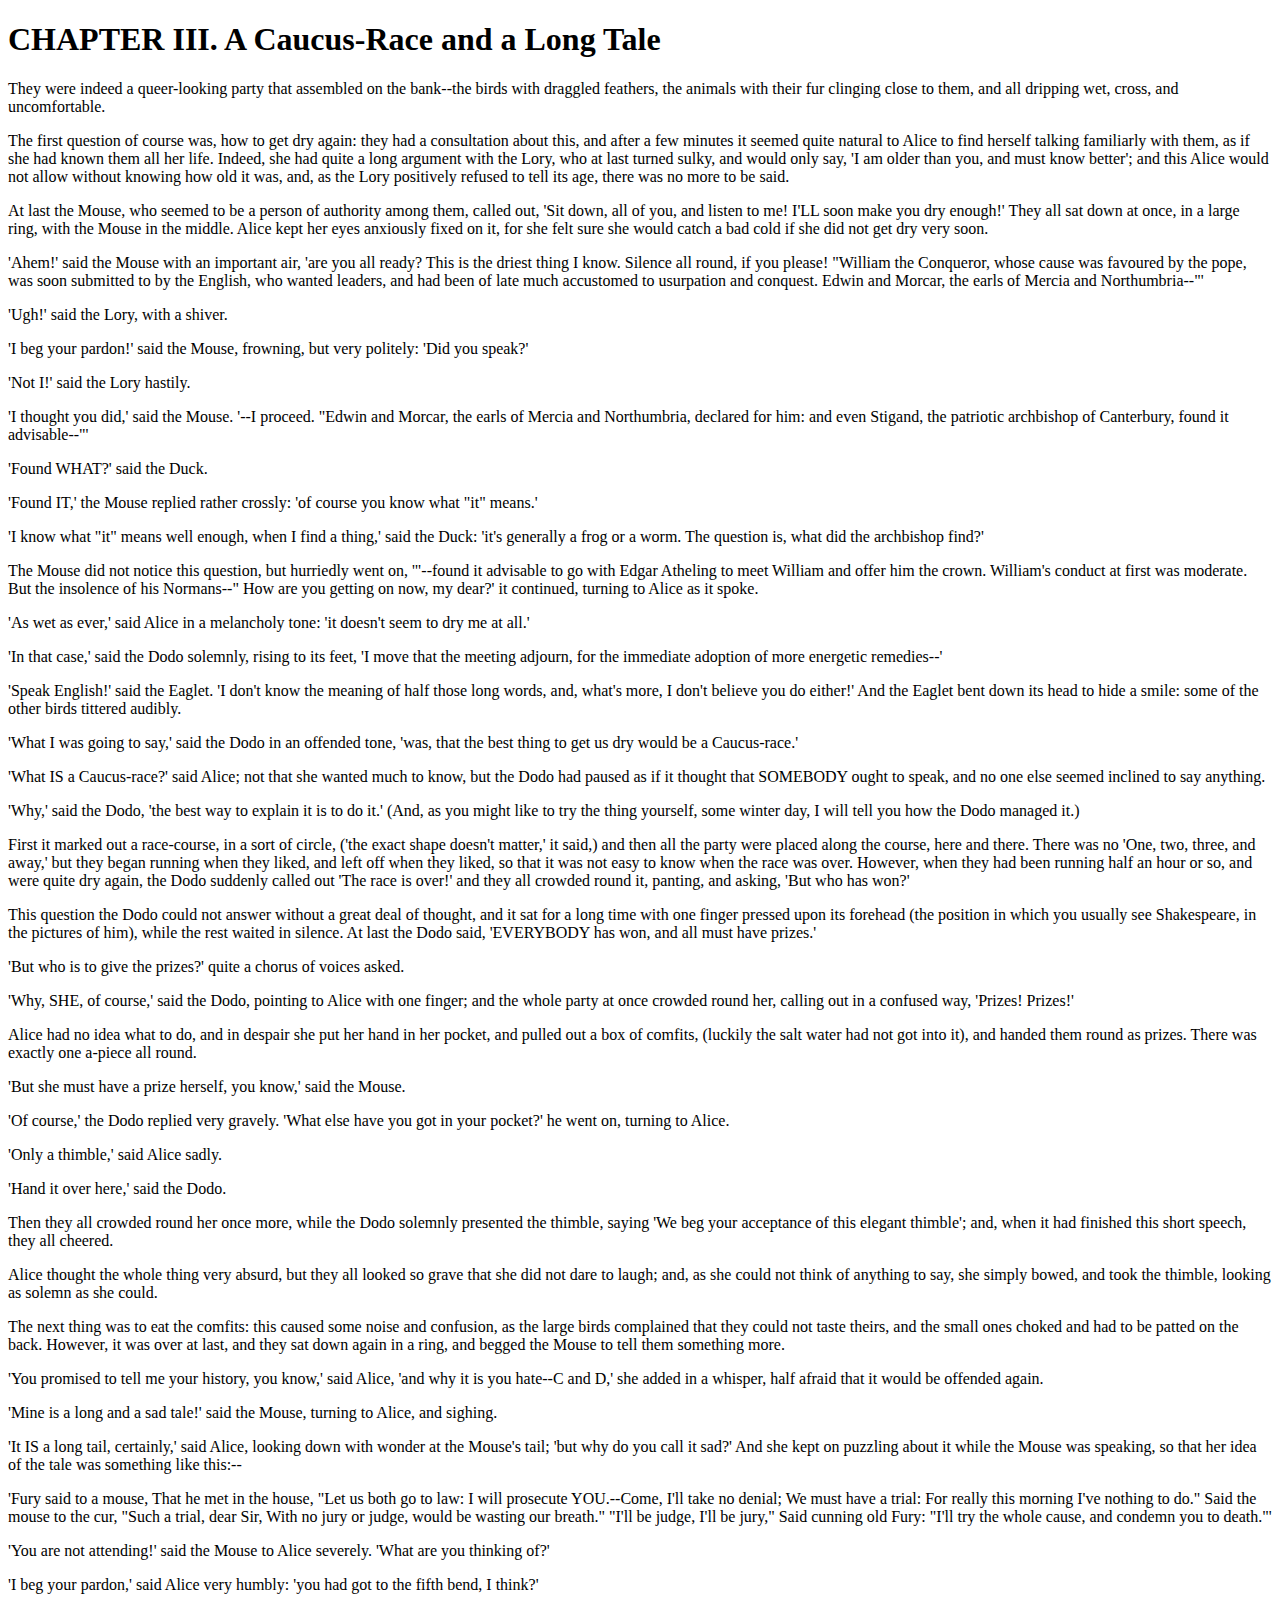
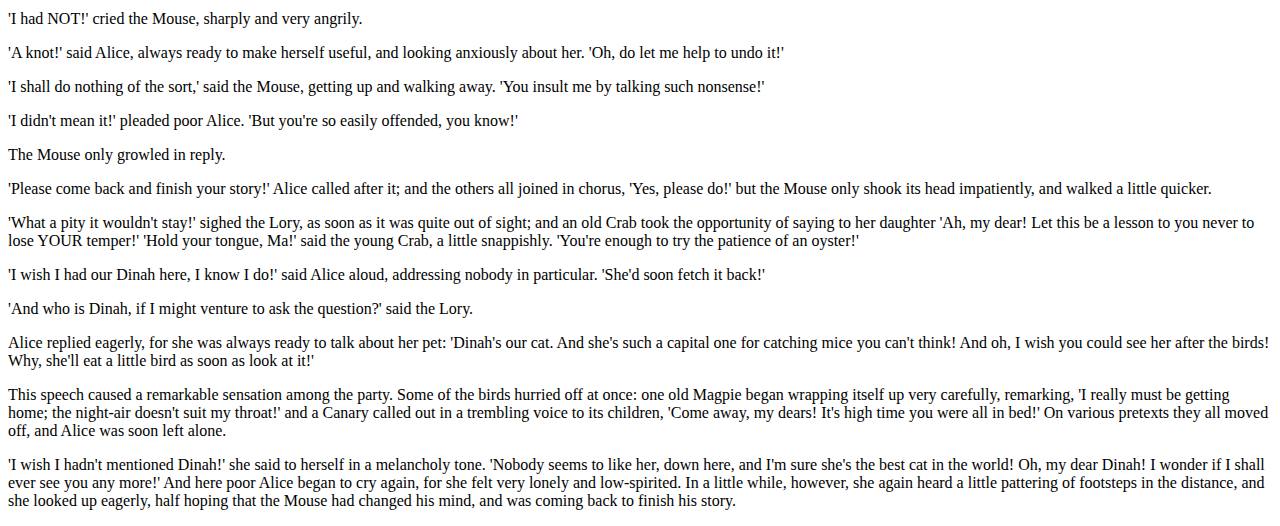
<file: html_week_1/markupChapter/chapter3.html>
<!DOCTYPE html>
<html>
<head lang="en">
    <meta charset="UTF-8">
    <title>CHAPTER III. A Caucus-Race and a Long Tale</title>
</head>
<body>
<h1>
    CHAPTER III. A Caucus-Race and a Long Tale
</h1>

<p>
They were indeed a queer-looking party that assembled on the bank--the
birds with draggled feathers, the animals with their fur clinging close
to them, and all dripping wet, cross, and uncomfortable.
</p>
<p>
The first question of course was, how to get dry again: they had a
consultation about this, and after a few minutes it seemed quite natural
to Alice to find herself talking familiarly with them, as if she had
known them all her life. Indeed, she had quite a long argument with the
Lory, who at last turned sulky, and would only say, 'I am older than
you, and must know better'; and this Alice would not allow without
knowing how old it was, and, as the Lory positively refused to tell its
age, there was no more to be said.
</p>
<p>
At last the Mouse, who seemed to be a person of authority among them,
called out, 'Sit down, all of you, and listen to me! I'LL soon make you
dry enough!' They all sat down at once, in a large ring, with the Mouse
in the middle. Alice kept her eyes anxiously fixed on it, for she felt
sure she would catch a bad cold if she did not get dry very soon.
</p>
<p>
'Ahem!' said the Mouse with an important air, 'are you all ready? This
is the driest thing I know. Silence all round, if you please! "William
the Conqueror, whose cause was favoured by the pope, was soon submitted
to by the English, who wanted leaders, and had been of late much
accustomed to usurpation and conquest. Edwin and Morcar, the earls of
Mercia and Northumbria--"'
</p>
<p>
'Ugh!' said the Lory, with a shiver.
</p>
<p>
'I beg your pardon!' said the Mouse, frowning, but very politely: 'Did
you speak?'
</p>
<p>
'Not I!' said the Lory hastily.
</p>
<p>
'I thought you did,' said the Mouse. '--I proceed. "Edwin and Morcar,
the earls of Mercia and Northumbria, declared for him: and even Stigand,
the patriotic archbishop of Canterbury, found it advisable--"'
</p>
<p>
'Found WHAT?' said the Duck.
</p>
<p>
'Found IT,' the Mouse replied rather crossly: 'of course you know what
"it" means.'
</p>
<p>
'I know what "it" means well enough, when I find a thing,' said the
Duck: 'it's generally a frog or a worm. The question is, what did the
archbishop find?'
</p>
<p>
The Mouse did not notice this question, but hurriedly went on, '"--found
it advisable to go with Edgar Atheling to meet William and offer him the
crown. William's conduct at first was moderate. But the insolence of his
Normans--" How are you getting on now, my dear?' it continued, turning
to Alice as it spoke.
</p>
<p>
'As wet as ever,' said Alice in a melancholy tone: 'it doesn't seem to
dry me at all.'
</p>
<p>
'In that case,' said the Dodo solemnly, rising to its feet, 'I move
that the meeting adjourn, for the immediate adoption of more energetic
remedies--'
</p>
<p>
'Speak English!' said the Eaglet. 'I don't know the meaning of half
those long words, and, what's more, I don't believe you do either!' And
the Eaglet bent down its head to hide a smile: some of the other birds
tittered audibly.
</p>
<p>
'What I was going to say,' said the Dodo in an offended tone, 'was, that
the best thing to get us dry would be a Caucus-race.'
</p>
<p>
'What IS a Caucus-race?' said Alice; not that she wanted much to know,
but the Dodo had paused as if it thought that SOMEBODY ought to speak,
and no one else seemed inclined to say anything.
</p>
<p>
'Why,' said the Dodo, 'the best way to explain it is to do it.' (And, as
you might like to try the thing yourself, some winter day, I will tell
you how the Dodo managed it.)
</p>
<p>
First it marked out a race-course, in a sort of circle, ('the exact
shape doesn't matter,' it said,) and then all the party were placed
along the course, here and there. There was no 'One, two, three, and
away,' but they began running when they liked, and left off when they
liked, so that it was not easy to know when the race was over. However,
when they had been running half an hour or so, and were quite dry again,
the Dodo suddenly called out 'The race is over!' and they all crowded
round it, panting, and asking, 'But who has won?'
</p>
<p>
This question the Dodo could not answer without a great deal of thought,
and it sat for a long time with one finger pressed upon its forehead
(the position in which you usually see Shakespeare, in the pictures
of him), while the rest waited in silence. At last the Dodo said,
'EVERYBODY has won, and all must have prizes.'
</p>
<p>
'But who is to give the prizes?' quite a chorus of voices asked.
</p>
<p>
'Why, SHE, of course,' said the Dodo, pointing to Alice with one finger;
and the whole party at once crowded round her, calling out in a confused
way, 'Prizes! Prizes!'
</p>
<p>
Alice had no idea what to do, and in despair she put her hand in her
pocket, and pulled out a box of comfits, (luckily the salt water had
not got into it), and handed them round as prizes. There was exactly one
a-piece all round.
</p>
<p>
'But she must have a prize herself, you know,' said the Mouse.
</p>
<p>
'Of course,' the Dodo replied very gravely. 'What else have you got in
your pocket?' he went on, turning to Alice.
</p>
<p>
'Only a thimble,' said Alice sadly.
</p>
<p>
'Hand it over here,' said the Dodo.
</p>
<p>
Then they all crowded round her once more, while the Dodo solemnly
presented the thimble, saying 'We beg your acceptance of this elegant
thimble'; and, when it had finished this short speech, they all cheered.
</p>
<p>
Alice thought the whole thing very absurd, but they all looked so grave
that she did not dare to laugh; and, as she could not think of anything
to say, she simply bowed, and took the thimble, looking as solemn as she
could.
</p>
<p>
The next thing was to eat the comfits: this caused some noise and
confusion, as the large birds complained that they could not taste
theirs, and the small ones choked and had to be patted on the back.
However, it was over at last, and they sat down again in a ring, and
begged the Mouse to tell them something more.
</p>
<p>
'You promised to tell me your history, you know,' said Alice, 'and why
it is you hate--C and D,' she added in a whisper, half afraid that it
would be offended again.
</p>
<p>
'Mine is a long and a sad tale!' said the Mouse, turning to Alice, and
sighing.
</p>
<p>
'It IS a long tail, certainly,' said Alice, looking down with wonder at
the Mouse's tail; 'but why do you call it sad?' And she kept on puzzling
about it while the Mouse was speaking, so that her idea of the tale was
something like this:--
</p>
<p>
'Fury said to a
mouse, That he
met in the
house,
"Let us
both go to
law: I will
prosecute
YOU.--Come,
I'll take no
denial; We
must have a
trial: For
really this
morning I've
nothing
to do."
Said the
mouse to the
cur, "Such
a trial,
dear Sir,
With
no jury
or judge,
would be
wasting
our
breath."
"I'll be
judge, I'll
be jury,"
Said
cunning
old Fury:
"I'll
try the
whole
cause,
and
condemn
you
to
death."'
</p>
<p>

'You are not attending!' said the Mouse to Alice severely. 'What are you
thinking of?'
</p>
<p>
'I beg your pardon,' said Alice very humbly: 'you had got to the fifth
bend, I think?'
</p>
<p>
'I had NOT!' cried the Mouse, sharply and very angrily.
</p>
<p>
'A knot!' said Alice, always ready to make herself useful, and looking
anxiously about her. 'Oh, do let me help to undo it!'
</p>
<p>
'I shall do nothing of the sort,' said the Mouse, getting up and walking
away. 'You insult me by talking such nonsense!'
</p>
<p>
'I didn't mean it!' pleaded poor Alice. 'But you're so easily offended,
you know!'
</p>
<p>
The Mouse only growled in reply.
</p>
<p>
'Please come back and finish your story!' Alice called after it; and the
others all joined in chorus, 'Yes, please do!' but the Mouse only shook
its head impatiently, and walked a little quicker.
</p>
<p>
'What a pity it wouldn't stay!' sighed the Lory, as soon as it was quite
out of sight; and an old Crab took the opportunity of saying to her
daughter 'Ah, my dear! Let this be a lesson to you never to lose
YOUR temper!' 'Hold your tongue, Ma!' said the young Crab, a little
snappishly. 'You're enough to try the patience of an oyster!'
</p>
<p>
'I wish I had our Dinah here, I know I do!' said Alice aloud, addressing
nobody in particular. 'She'd soon fetch it back!'
</p>
<p>
'And who is Dinah, if I might venture to ask the question?' said the
Lory.
</p>
<p>
Alice replied eagerly, for she was always ready to talk about her pet:
'Dinah's our cat. And she's such a capital one for catching mice you
can't think! And oh, I wish you could see her after the birds! Why,
she'll eat a little bird as soon as look at it!'
</p>
<p>
This speech caused a remarkable sensation among the party. Some of the
birds hurried off at once: one old Magpie began wrapping itself up very
carefully, remarking, 'I really must be getting home; the night-air
doesn't suit my throat!' and a Canary called out in a trembling voice to
its children, 'Come away, my dears! It's high time you were all in bed!'
On various pretexts they all moved off, and Alice was soon left alone.
</p>
<p>
'I wish I hadn't mentioned Dinah!' she said to herself in a melancholy
tone. 'Nobody seems to like her, down here, and I'm sure she's the best
cat in the world! Oh, my dear Dinah! I wonder if I shall ever see you
any more!' And here poor Alice began to cry again, for she felt very
lonely and low-spirited. In a little while, however, she again heard
a little pattering of footsteps in the distance, and she looked up
eagerly, half hoping that the Mouse had changed his mind, and was coming
back to finish his story.
</p>


</body>
</html>
</file>
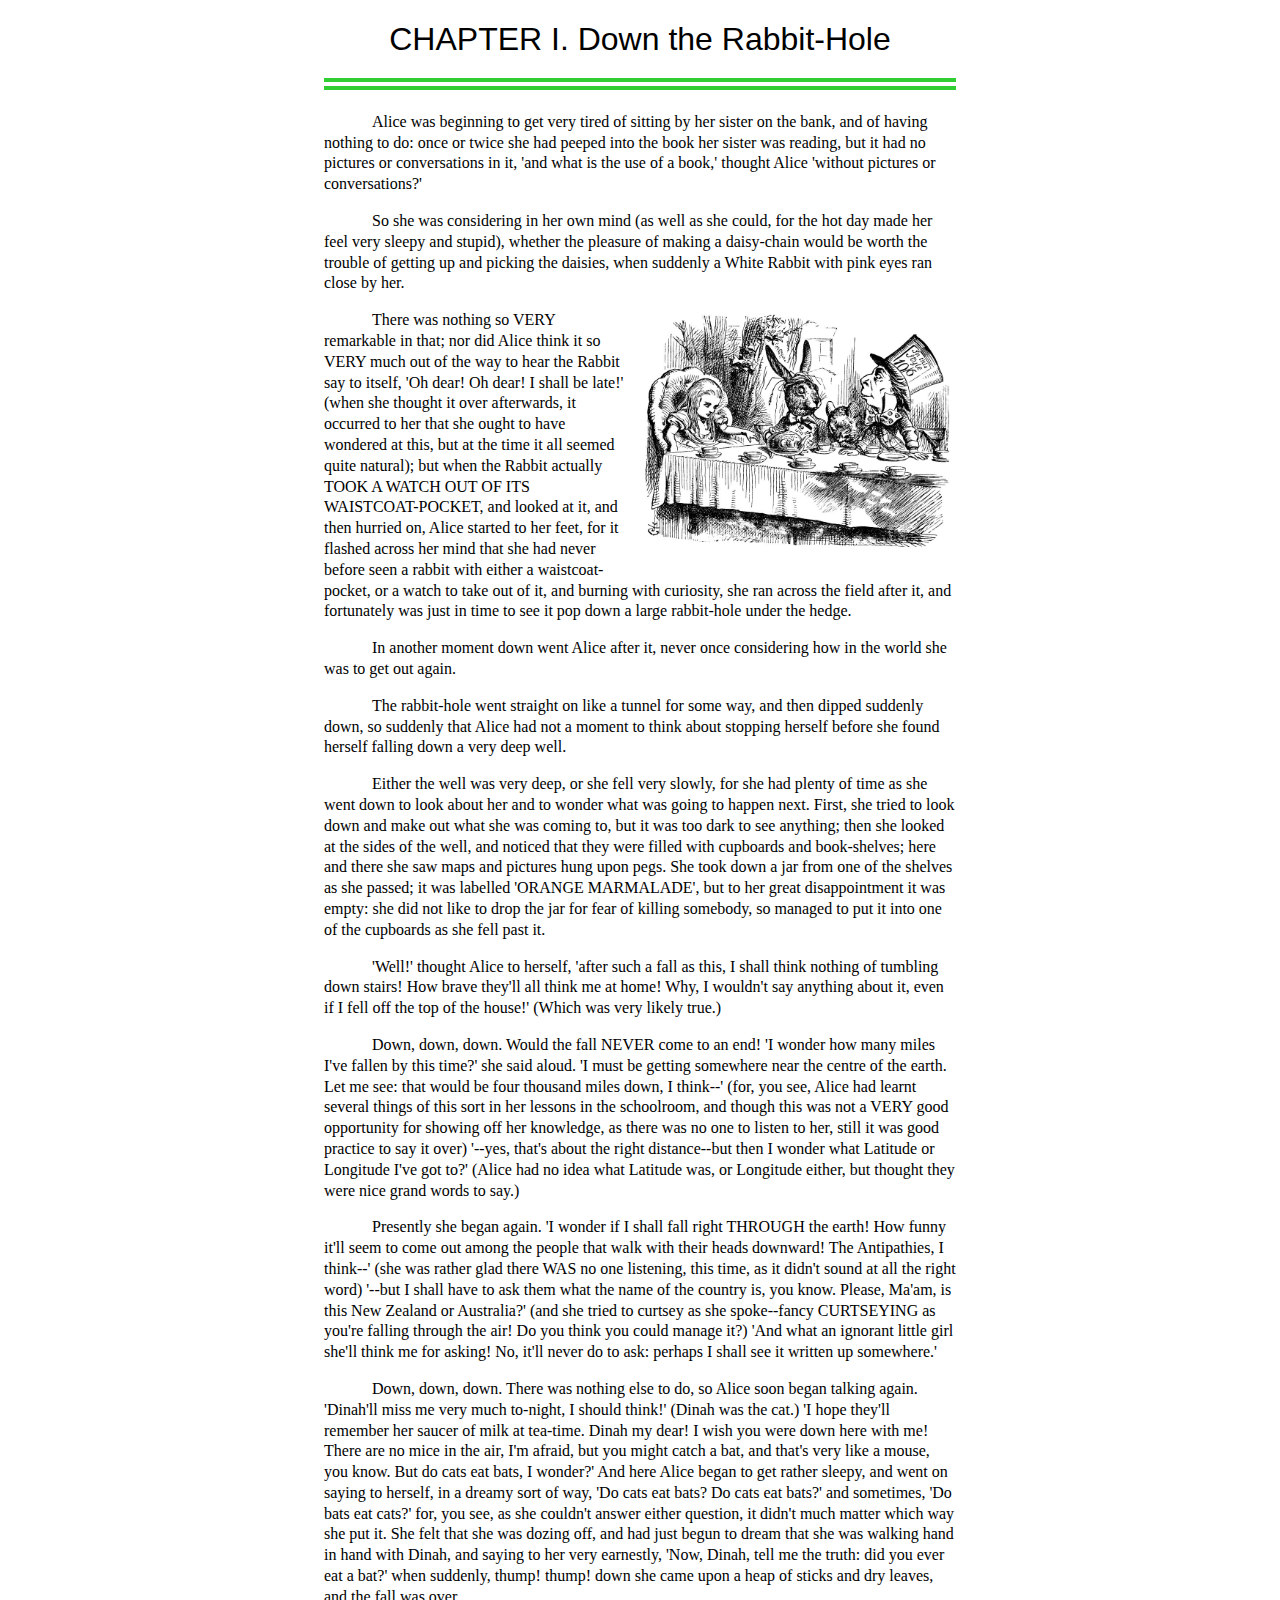
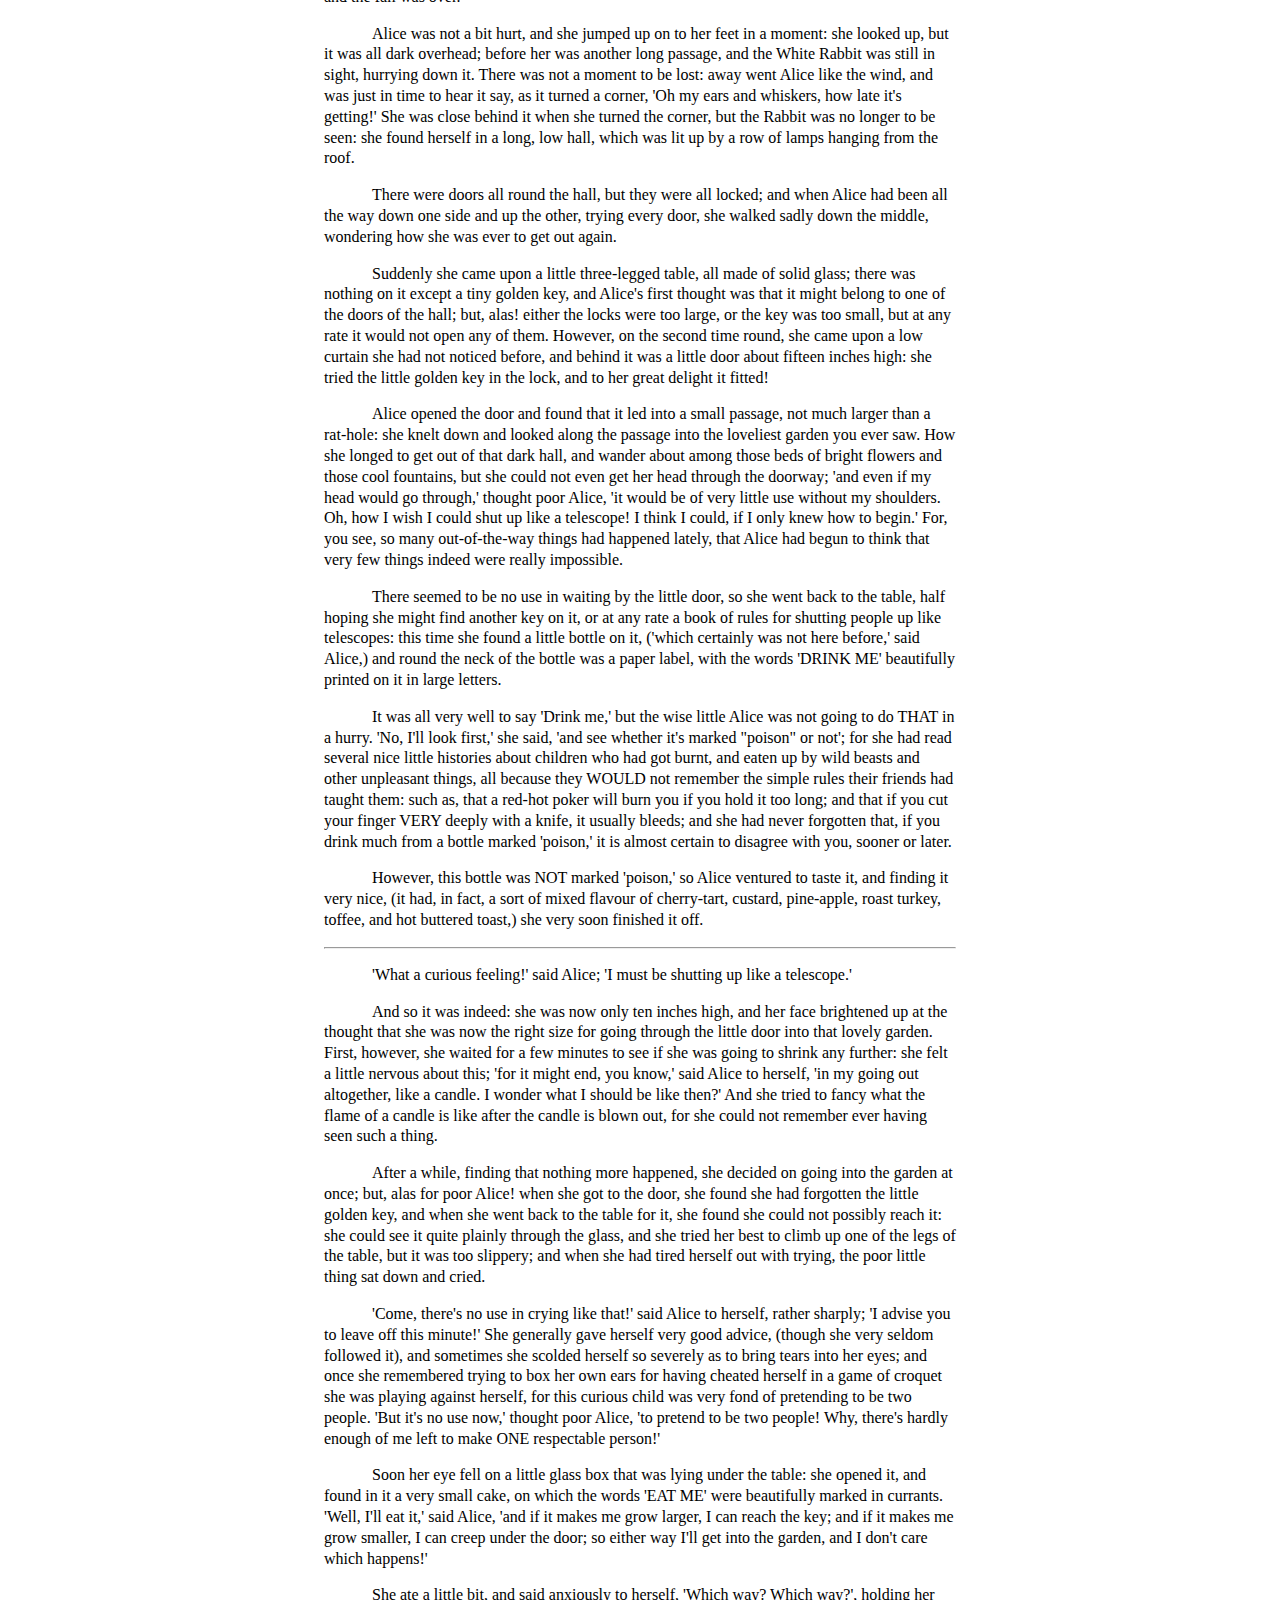
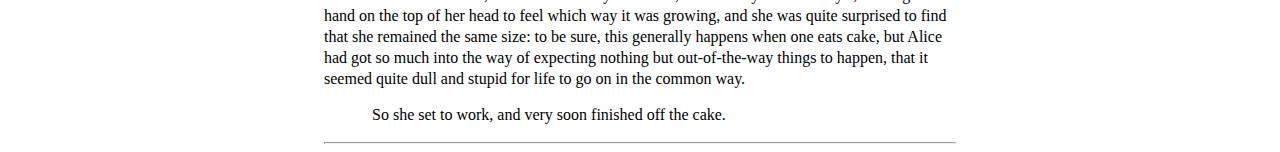
<file: html_week_1/work/markupChapter/chapter1.html>
<!DOCTYPE html>
<html>
<head>
    <title>Alice Chapter 1</title>
    <link rel="stylesheet" href="chapter.css">
</head>
<body>
<div>
    <h1>CHAPTER I. Down the Rabbit-Hole</h1>

    <p>
        Alice was beginning to get very tired of sitting by her sister on the
        bank, and of having nothing to do: once or twice she had peeped into the
        book her sister was reading, but it had no pictures or conversations in
        it, 'and what is the use of a book,' thought Alice 'without pictures or
        conversations?'
    </p>

    <p>
        So she was considering in her own mind (as well as she could, for the
        hot day made her feel very sleepy and stupid), whether the pleasure
        of making a daisy-chain would be worth the trouble of getting up and
        picking the daisies, when suddenly a White Rabbit with pink eyes ran
        close by her.
    </p>

    <img src="alice.jpg" alt="an image of alice at the tea party">

    <p>
        There was nothing so VERY remarkable in that; nor did Alice think it so
        VERY much out of the way to hear the Rabbit say to itself, 'Oh dear!
        Oh dear! I shall be late!' (when she thought it over afterwards, it
        occurred to her that she ought to have wondered at this, but at the time
        it all seemed quite natural); but when the Rabbit actually TOOK A WATCH
        OUT OF ITS WAISTCOAT-POCKET, and looked at it, and then hurried on,
        Alice started to her feet, for it flashed across her mind that she had
        never before seen a rabbit with either a waistcoat-pocket, or a watch
        to take out of it, and burning with curiosity, she ran across the field
        after it, and fortunately was just in time to see it pop down a large
        rabbit-hole under the hedge.
    </p>

    <p>
        In another moment down went Alice after it, never once considering how
        in the world she was to get out again.
    </p>

    <p>The rabbit-hole went straight on like a tunnel for some way, and then
        dipped suddenly down, so suddenly that Alice had not a moment to think
        about stopping herself before she found herself falling down a very deep
        well.</p>

    <p>Either the well was very deep, or she fell very slowly, for she had
        plenty of time as she went down to look about her and to wonder what was
        going to happen next. First, she tried to look down and make out what
        she was coming to, but it was too dark to see anything; then she
        looked at the sides of the well, and noticed that they were filled with
        cupboards and book-shelves; here and there she saw maps and pictures
        hung upon pegs. She took down a jar from one of the shelves as
        she passed; it was labelled 'ORANGE MARMALADE', but to her great
        disappointment it was empty: she did not like to drop the jar for fear
        of killing somebody, so managed to put it into one of the cupboards as
        she fell past it.</p>

    <p>'Well!' thought Alice to herself, 'after such a fall as this, I shall
        think nothing of tumbling down stairs! How brave they'll all think me at
        home! Why, I wouldn't say anything about it, even if I fell off the top
        of the house!' (Which was very likely true.)</p>

    <p>Down, down, down. Would the fall NEVER come to an end! 'I wonder how
        many miles I've fallen by this time?' she said aloud. 'I must be getting
        somewhere near the centre of the earth. Let me see: that would be four
        thousand miles down, I think--' (for, you see, Alice had learnt several
        things of this sort in her lessons in the schoolroom, and though this
        was not a VERY good opportunity for showing off her knowledge, as there
        was no one to listen to her, still it was good practice to say it over)
        '--yes, that's about the right distance--but then I wonder what Latitude
        or Longitude I've got to?' (Alice had no idea what Latitude was, or
        Longitude either, but thought they were nice grand words to say.)</p>

    <p>Presently she began again. 'I wonder if I shall fall right THROUGH the
        earth! How funny it'll seem to come out among the people that walk with
        their heads downward! The Antipathies, I think--' (she was rather glad
        there WAS no one listening, this time, as it didn't sound at all the
        right word) '--but I shall have to ask them what the name of the country
        is, you know. Please, Ma'am, is this New Zealand or Australia?' (and
        she tried to curtsey as she spoke--fancy CURTSEYING as you're falling
        through the air! Do you think you could manage it?) 'And what an
        ignorant little girl she'll think me for asking! No, it'll never do to
        ask: perhaps I shall see it written up somewhere.'</p>

    <p>Down, down, down. There was nothing else to do, so Alice soon began
        talking again. 'Dinah'll miss me very much to-night, I should think!'
        (Dinah was the cat.) 'I hope they'll remember her saucer of milk at
        tea-time. Dinah my dear! I wish you were down here with me! There are no
        mice in the air, I'm afraid, but you might catch a bat, and that's very
        like a mouse, you know. But do cats eat bats, I wonder?' And here Alice
        began to get rather sleepy, and went on saying to herself, in a dreamy
        sort of way, 'Do cats eat bats? Do cats eat bats?' and sometimes, 'Do
        bats eat cats?' for, you see, as she couldn't answer either question,
        it didn't much matter which way she put it. She felt that she was dozing
        off, and had just begun to dream that she was walking hand in hand with
        Dinah, and saying to her very earnestly, 'Now, Dinah, tell me the truth:
        did you ever eat a bat?' when suddenly, thump! thump! down she came upon
        a heap of sticks and dry leaves, and the fall was over.</p>

    <p>Alice was not a bit hurt, and she jumped up on to her feet in a moment:
        she looked up, but it was all dark overhead; before her was another
        long passage, and the White Rabbit was still in sight, hurrying down it.
        There was not a moment to be lost: away went Alice like the wind, and
        was just in time to hear it say, as it turned a corner, 'Oh my ears
        and whiskers, how late it's getting!' She was close behind it when she
        turned the corner, but the Rabbit was no longer to be seen: she found
        herself in a long, low hall, which was lit up by a row of lamps hanging
        from the roof.</p>

    <p>There were doors all round the hall, but they were all locked; and when
        Alice had been all the way down one side and up the other, trying every
        door, she walked sadly down the middle, wondering how she was ever to
        get out again.</p>

    <p>Suddenly she came upon a little three-legged table, all made of solid
        glass; there was nothing on it except a tiny golden key, and Alice's
        first thought was that it might belong to one of the doors of the hall;
        but, alas! either the locks were too large, or the key was too small,
        but at any rate it would not open any of them. However, on the second
        time round, she came upon a low curtain she had not noticed before, and
        behind it was a little door about fifteen inches high: she tried the
        little golden key in the lock, and to her great delight it fitted!</p>

    <p>Alice opened the door and found that it led into a small passage, not
        much larger than a rat-hole: she knelt down and looked along the passage
        into the loveliest garden you ever saw. How she longed to get out of
        that dark hall, and wander about among those beds of bright flowers and
        those cool fountains, but she could not even get her head through the
        doorway; 'and even if my head would go through,' thought poor Alice, 'it
        would be of very little use without my shoulders. Oh, how I wish I could
        shut up like a telescope! I think I could, if I only knew how to begin.'
        For, you see, so many out-of-the-way things had happened lately,
        that Alice had begun to think that very few things indeed were really
        impossible.</p>

    <p>There seemed to be no use in waiting by the little door, so she went
        back to the table, half hoping she might find another key on it, or at
        any rate a book of rules for shutting people up like telescopes: this
        time she found a little bottle on it, ('which certainly was not here
        before,' said Alice,) and round the neck of the bottle was a paper
        label, with the words 'DRINK ME' beautifully printed on it in large
        letters.</p>

    <p>It was all very well to say 'Drink me,' but the wise little Alice was
        not going to do THAT in a hurry. 'No, I'll look first,' she said, 'and
        see whether it's marked "poison" or not'; for she had read several nice
        little histories about children who had got burnt, and eaten up by wild
        beasts and other unpleasant things, all because they WOULD not remember
        the simple rules their friends had taught them: such as, that a red-hot
        poker will burn you if you hold it too long; and that if you cut your
        finger VERY deeply with a knife, it usually bleeds; and she had never
        forgotten that, if you drink much from a bottle marked 'poison,' it is
        almost certain to disagree with you, sooner or later.</p>

    <p>
        However, this bottle was NOT marked 'poison,' so Alice ventured to taste
        it, and finding it very nice, (it had, in fact, a sort of mixed flavour
        of cherry-tart, custard, pine-apple, roast turkey, toffee, and hot
        buttered toast,) she very soon finished it off.</p>
    <hr>

    <p>'What a curious feeling!' said Alice; 'I must be shutting up like a
        telescope.'</p>

    <p>And so it was indeed: she was now only ten inches high, and her face
        brightened up at the thought that she was now the right size for going
        through the little door into that lovely garden. First, however, she
        waited for a few minutes to see if she was going to shrink any further:
        she felt a little nervous about this; 'for it might end, you know,' said
        Alice to herself, 'in my going out altogether, like a candle. I wonder
        what I should be like then?' And she tried to fancy what the flame of a
        candle is like after the candle is blown out, for she could not remember
        ever having seen such a thing.</p>

    <p>After a while, finding that nothing more happened, she decided on going
        into the garden at once; but, alas for poor Alice! when she got to the
        door, she found she had forgotten the little golden key, and when she
        went back to the table for it, she found she could not possibly reach
        it: she could see it quite plainly through the glass, and she tried her
        best to climb up one of the legs of the table, but it was too slippery;
        and when she had tired herself out with trying, the poor little thing
        sat down and cried.</p>

    <p>'Come, there's no use in crying like that!' said Alice to herself,
        rather sharply; 'I advise you to leave off this minute!' She generally
        gave herself very good advice, (though she very seldom followed it),
        and sometimes she scolded herself so severely as to bring tears into
        her eyes; and once she remembered trying to box her own ears for having
        cheated herself in a game of croquet she was playing against herself,
        for this curious child was very fond of pretending to be two people.
        'But it's no use now,' thought poor Alice, 'to pretend to be two people!
        Why, there's hardly enough of me left to make ONE respectable person!'</p>

    <p>Soon her eye fell on a little glass box that was lying under the table:
        she opened it, and found in it a very small cake, on which the words
        'EAT ME' were beautifully marked in currants. 'Well, I'll eat it,' said
        Alice, 'and if it makes me grow larger, I can reach the key; and if it
        makes me grow smaller, I can creep under the door; so either way I'll
        get into the garden, and I don't care which happens!'</p>

    <p>She ate a little bit, and said anxiously to herself, 'Which way? Which
        way?', holding her hand on the top of her head to feel which way it was
        growing, and she was quite surprised to find that she remained the same
        size: to be sure, this generally happens when one eats cake, but Alice
        had got so much into the way of expecting nothing but out-of-the-way
        things to happen, that it seemed quite dull and stupid for life to go on
        in the common way.</p>

    <p>So she set to work, and very soon finished off the cake.</p>

    <hr>
</div>
</body>
</html>
</file>
<file: html_week_1/comicPage/index.css>
.row {
    width: 908px;
    margin: 0 auto;
    position: relative;
}

#panel3 {
    background: transparent url(panel3.jpg) no-repeat top left;
    height: 305px;
    width: 903px;
}

#panel5 {
    background: transparent url(panel5.jpg) no-repeat top left;
    height: 556px;
    width: 572px;
}

#row3 div {
    float: left;
}

.bump {
    display: inline-block;
}

.bump5 {
    margin-left: 5px;
}

.bump10 {
    margin-left: 10px;
}


.bubbles {
     position: absolute;
     font-family: Arial;
     font-size: 17px;
     text-transform: uppercase;
 }

#bubble1 {
    position: absolute;
    top: 12px;
    left: 18px;
    font-family: Arial;
    font-size: 16px;
}

#bubble2 {
    top: 13px;
    left: 158px;
    width: 310px;
    font-size: 14px;
}

#bubble3 {
    top: 88px;
    left: 260px;
    font-size: 15px;
    width: 221px;
    line-height: 1;
}

#bubble4 {
    top: 15px;
    right: 250px;
    width: 177px;
    font-size: 15px;
}

#bubble5 {
    top: 15px;
    right: 25px;
    width: 200px;
    font-size: 14px;

}
#bubble6 {
    top: 140px;
    right: 10px;
    width: 175px;
    font-size: 13px;
}

#bubble7 {
    top: 275px;
    right: 7px;
    width: 80px;
    font-size: 14px;
}

#bubble8 {
    top: 10px;
    right: 750px;
    width: 130px;
    font-size: 13px;
}

#bubble9 {
    top: 10px;
    right: 500px;
    width: 150px;
    font-size: 12px;
}

#bubble10 {
    top: 11px;
    right: 70px;
    width: 150px;
    font-size: 13px;
}

#bubble11 {
    top: 245px;
    right: 460px;
    width: 200px;
    font-size: 11px;
}

#bubble12 {
    top: 10px;
    right: 690px;
    width: 200px;
    font-size: 12px;
}

#bubble13 {
    top: 10px;
    right: 350px;
    width: 180px;
    font-size: 13px;
}

#bubble14 {
    top: 10px;
    right: 25px;
    width: 140px;
    font-size: 13px;
}

#bubble15 {
    top: 470px;
    right: 730px;
    width: 170px;
    font-size: 13px;
}
#bubble16 {
    top: 530px;
    right: 510px;
    width: 180px;
    font-size: 14px;
}

#bubble17 {
    top: 400px;
    right: 390px;
    width: 140px;
    font-size: 13px;
}

#bubble18 {
    top: 480px;
    right: 380px;
    width: 150px;
    font-size: 13px;
}

#bubble19 {
    top: 490px;
    right: 100px;
    width: 100px;
    font-size: 15px;
}
</file>
<file: html_week_1/markupChapter/toc.css>
div {
    width: 50%;
    margin: 0 auto;
}

h1 {
    text-align: center;
    font-family: sans-serif;
}

ul,li {
    padding: 0;
    margin: 0;
    list-style-type: none;
}

ul {
    width: 50%;
    display: block;
    margin: 0 auto;
}

a {
    width: 100%;
    text-align: center;
    display: block;
    background: lightblue;
    padding: 4px;
    color: #000;
    font-family: sans-serif;
    transition: all .5s ease;
    text-decoration: none;
    margin: 0 auto;
}

a:hover {
    background-color: darkblue;
    color: #fff;
    width: 80%;
}
</file>
<file: html_week_1/Tables/index.css>
body {
    font-family: sans-serif;
    font-size: 18px;
}
</file>
<file: html_week_1/work/markupChapter/toc.css>
div {
	width: 50%;
	margin: 0 auto;
}

h1 {
	text-align: center;
	font-family: sans-serif;
}

ul,li {
	padding: 0;
	margin: 0;
	list-style-type: none;
}

ul {
	width: 50%;
	display: block;
	margin: 0 auto;
}

a {
	width: 100%;
	text-align: center;
	display: block;
	background: lightblue;
	padding: 4px;
	color: #000;
	font-family: sans-serif;
	transition: all .5s ease;
	text-decoration: none;
	margin: 0 auto;
}

a:hover {
	background-color: darkblue;
	color: #fff;
	width: 80%;
}
</file>
<file: html_week_1/work/tables/index.css>
body {
	font-family: sans-serif;
	font-size: 18px;
}
</file>
<file: html_week_1/work/markupChapter/chapter.css>
div {
	width: 50%;
	margin: 0 auto;
}

h1 {
	text-align: center;
	border-bottom: 12px double limegreen;
	font-family: sans-serif;
	font-weight: normal;
	padding-bottom: 20px;
}

p {
	text-indent: 3em;
	line-height: 1.3;
	color: #000;
	transition: all .5s ease;
}

p:hover {
	color: #fff;
	margin-left: -1.5em;
	margin-right: -1.5em;
	background-color: pink;
}

img {
	width: 50%;
	float: right;
	border-radius: 10px;
	margin: 0 0 10px 10px;
	transition: all .5s ease;
	border: 1px solid #fff;
}

p:hover img {
	border: 1px solid #000;
}

pre {
	font-family: serif;
}
</file>
